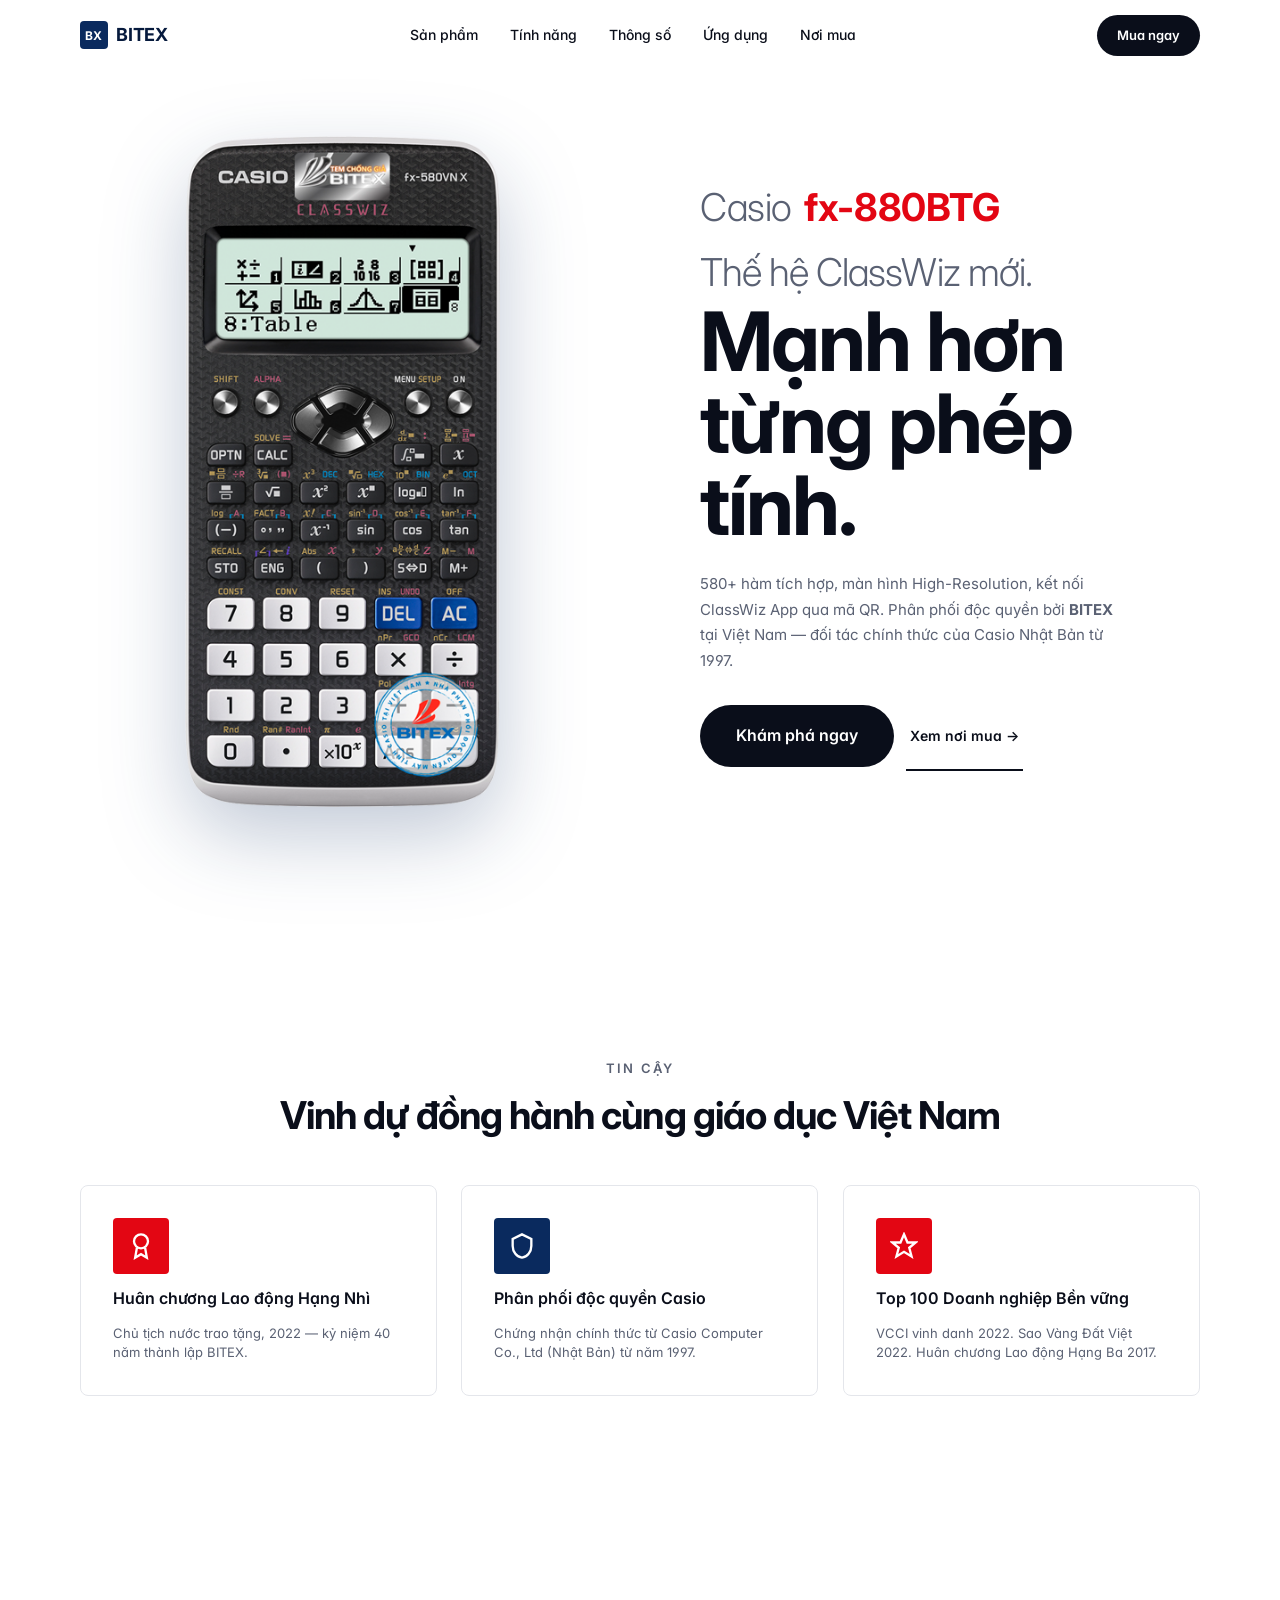
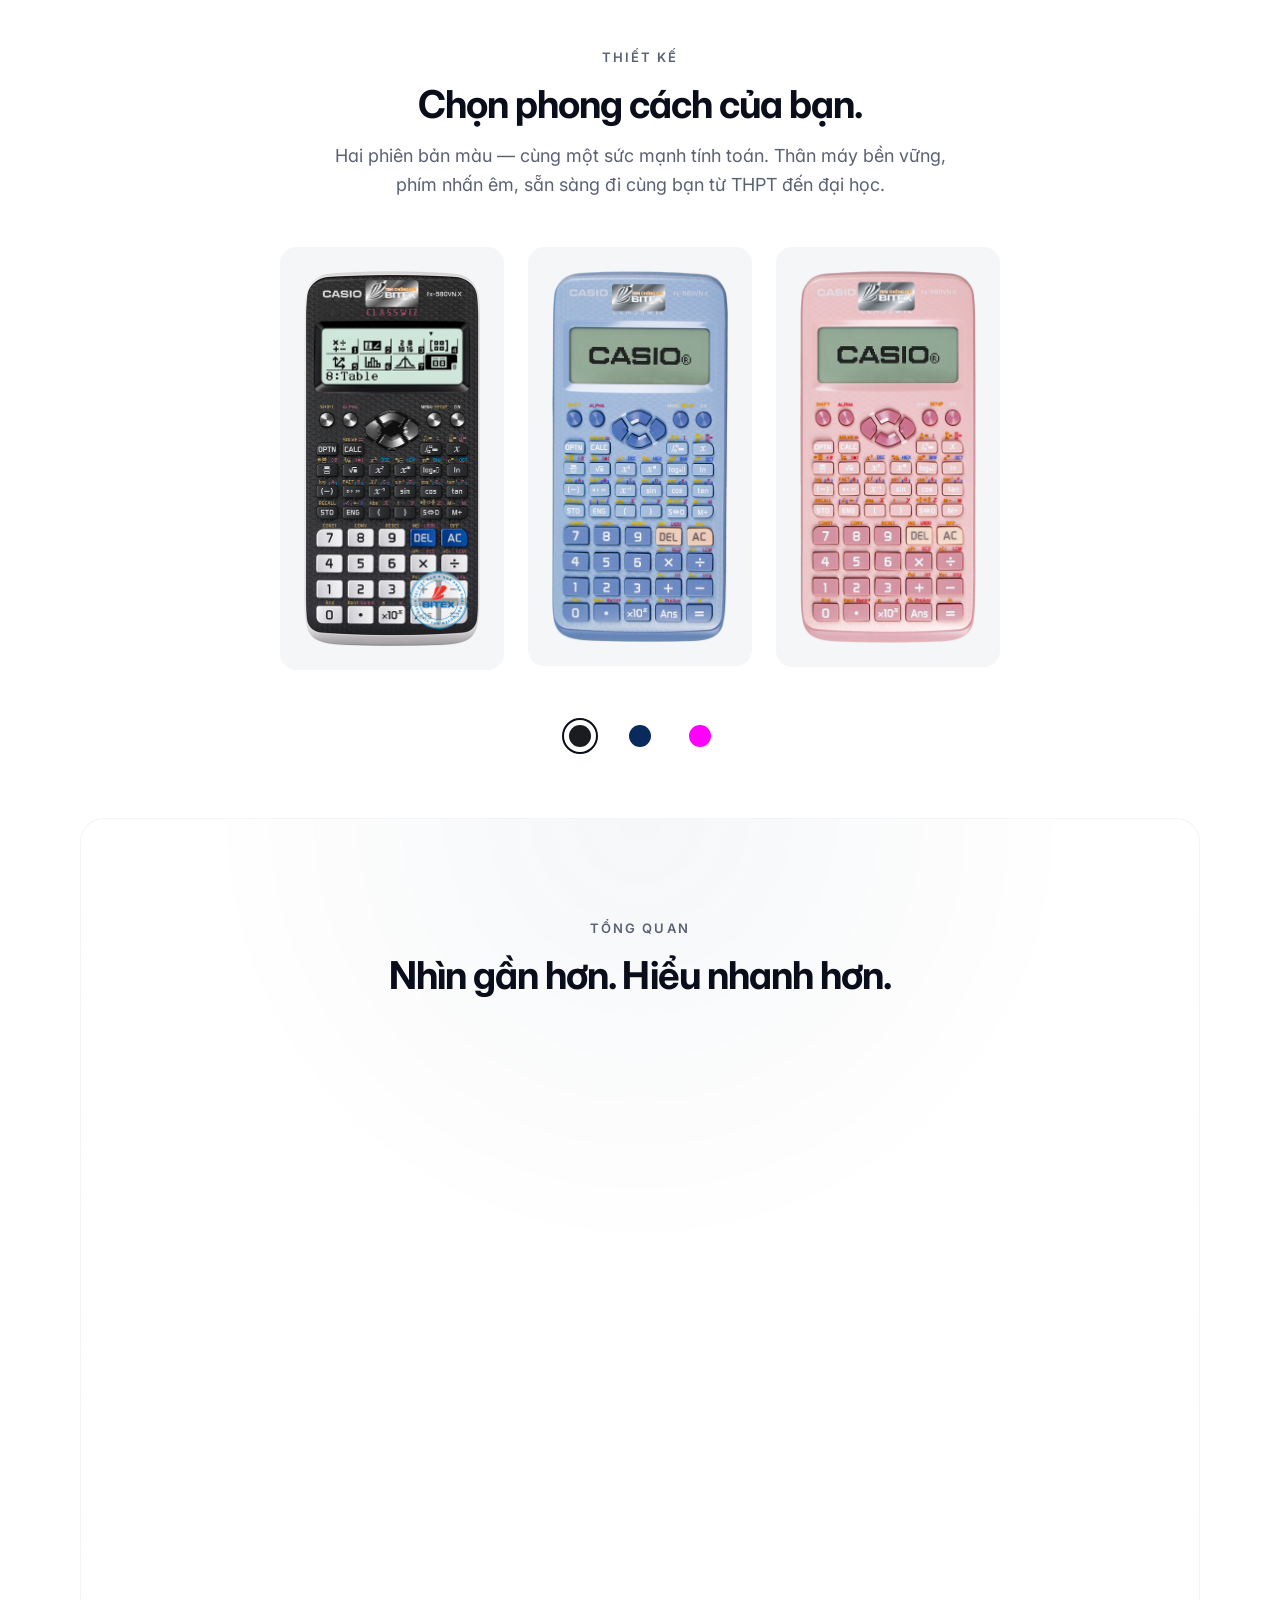
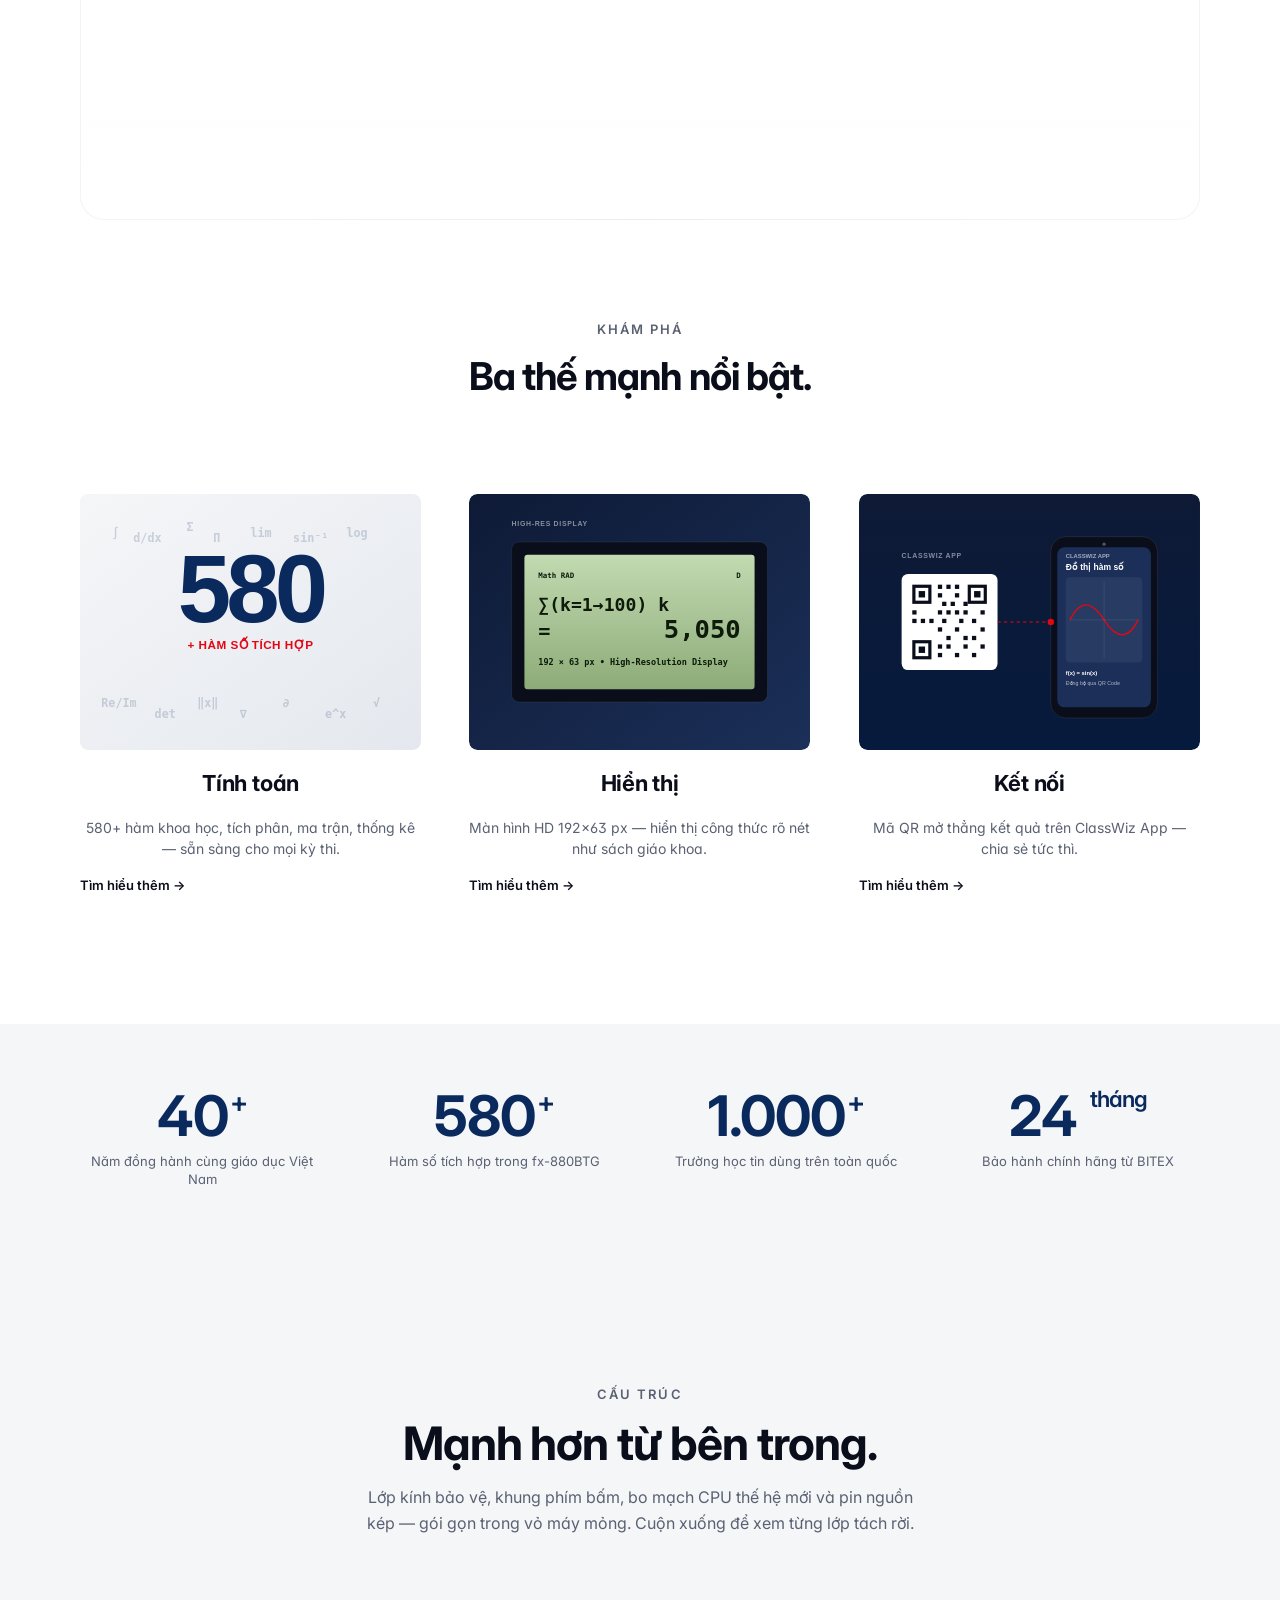
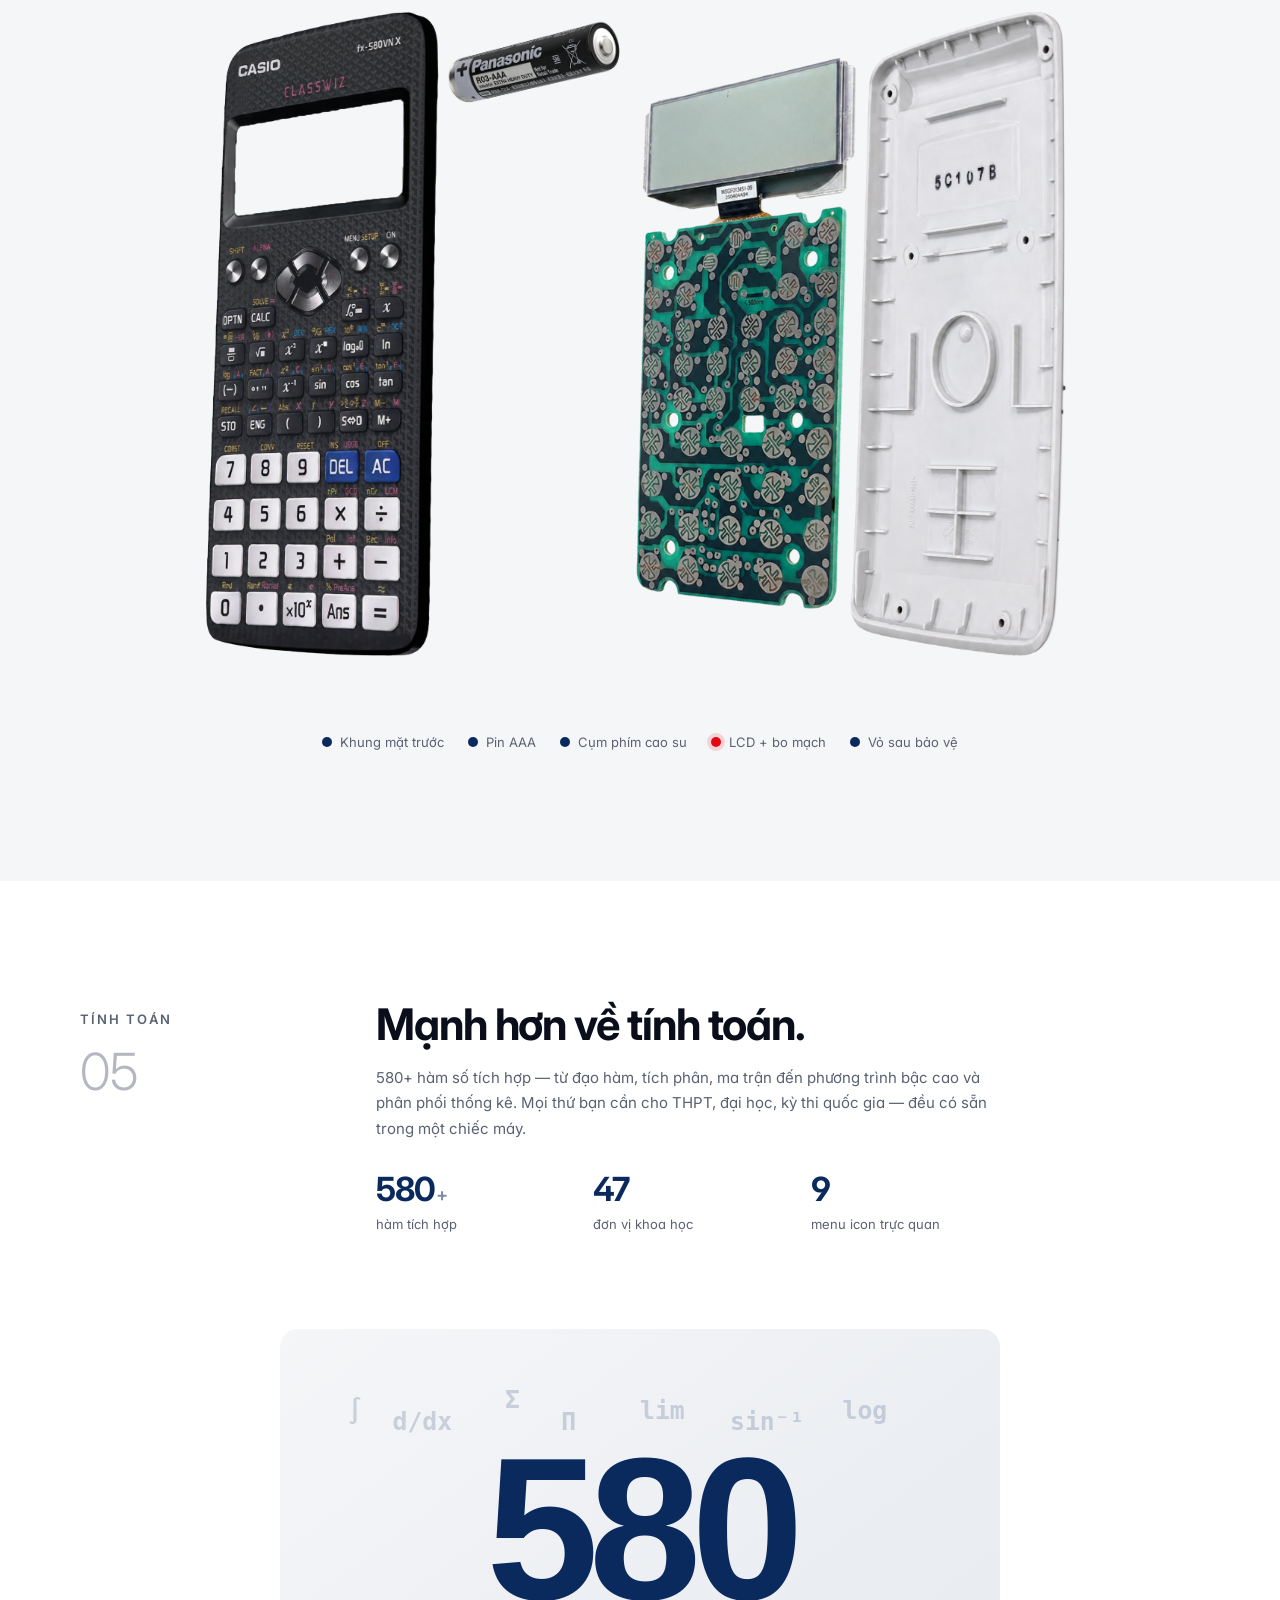
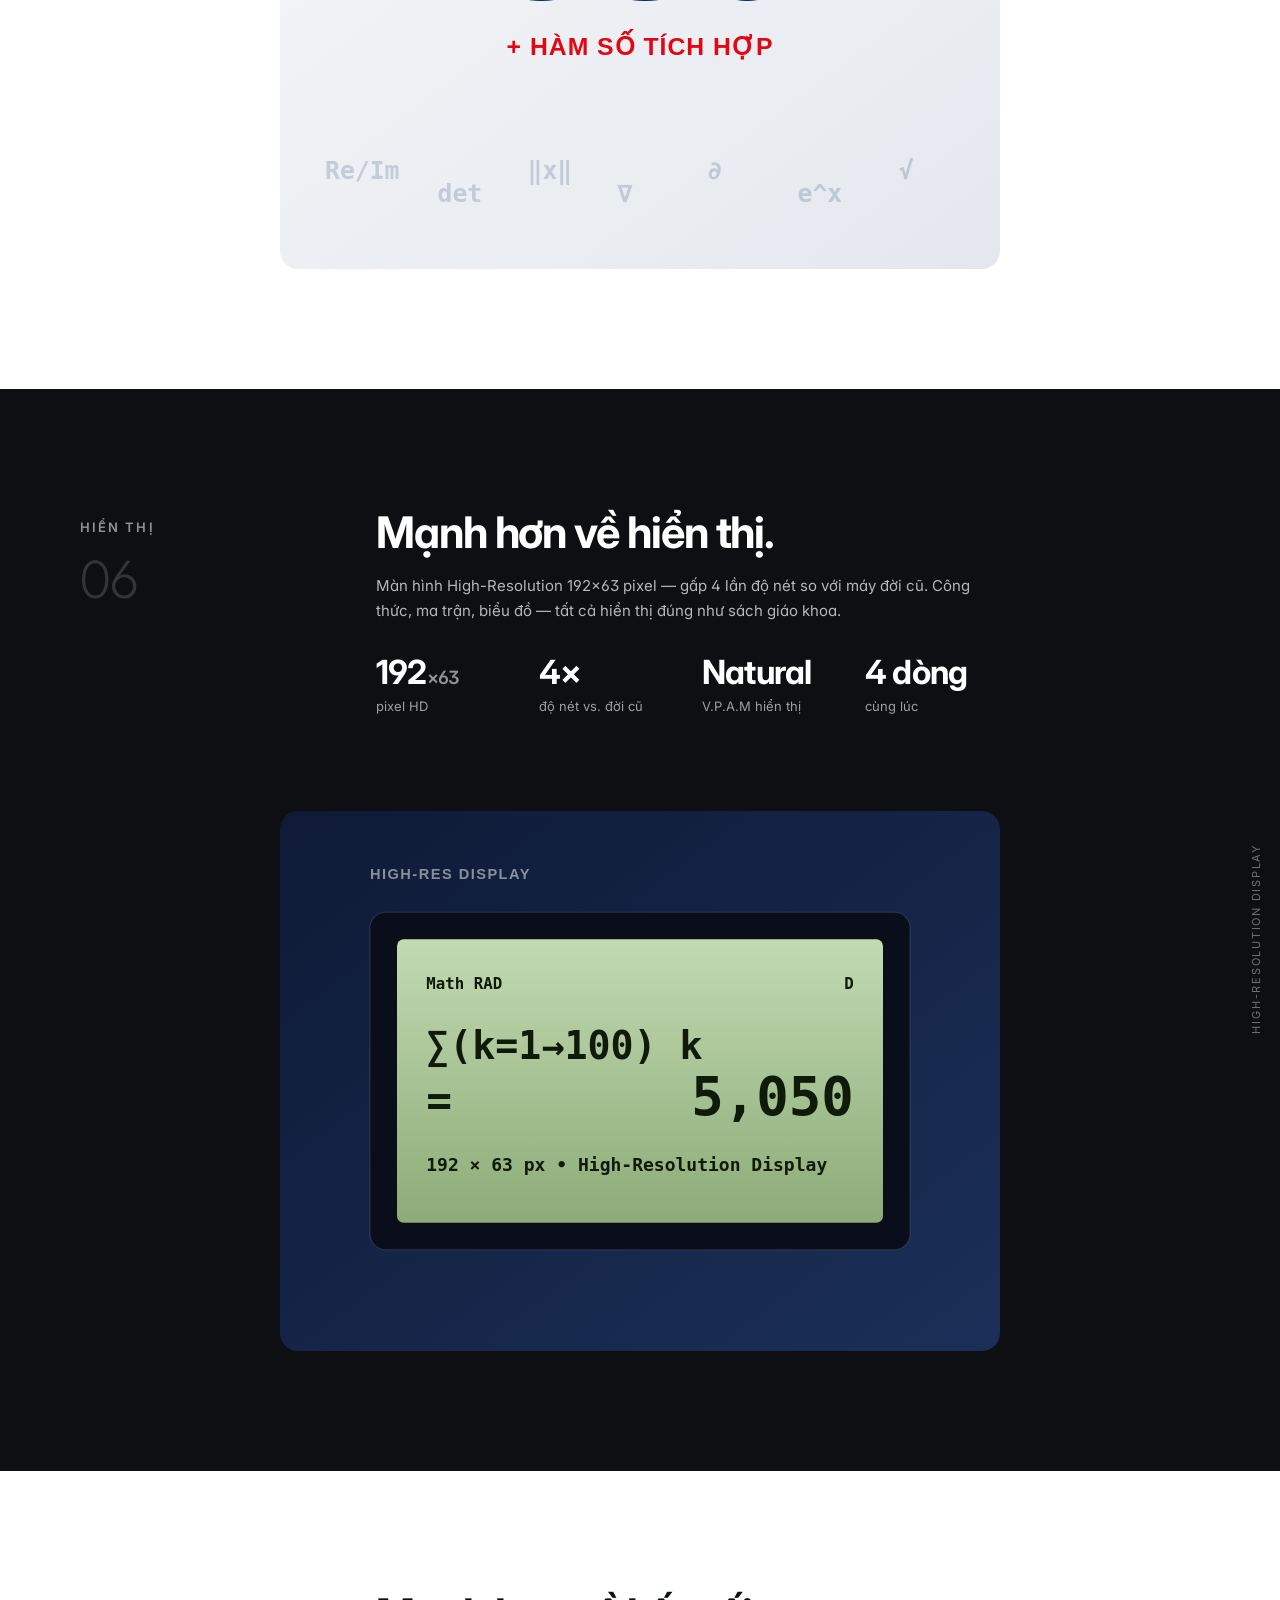
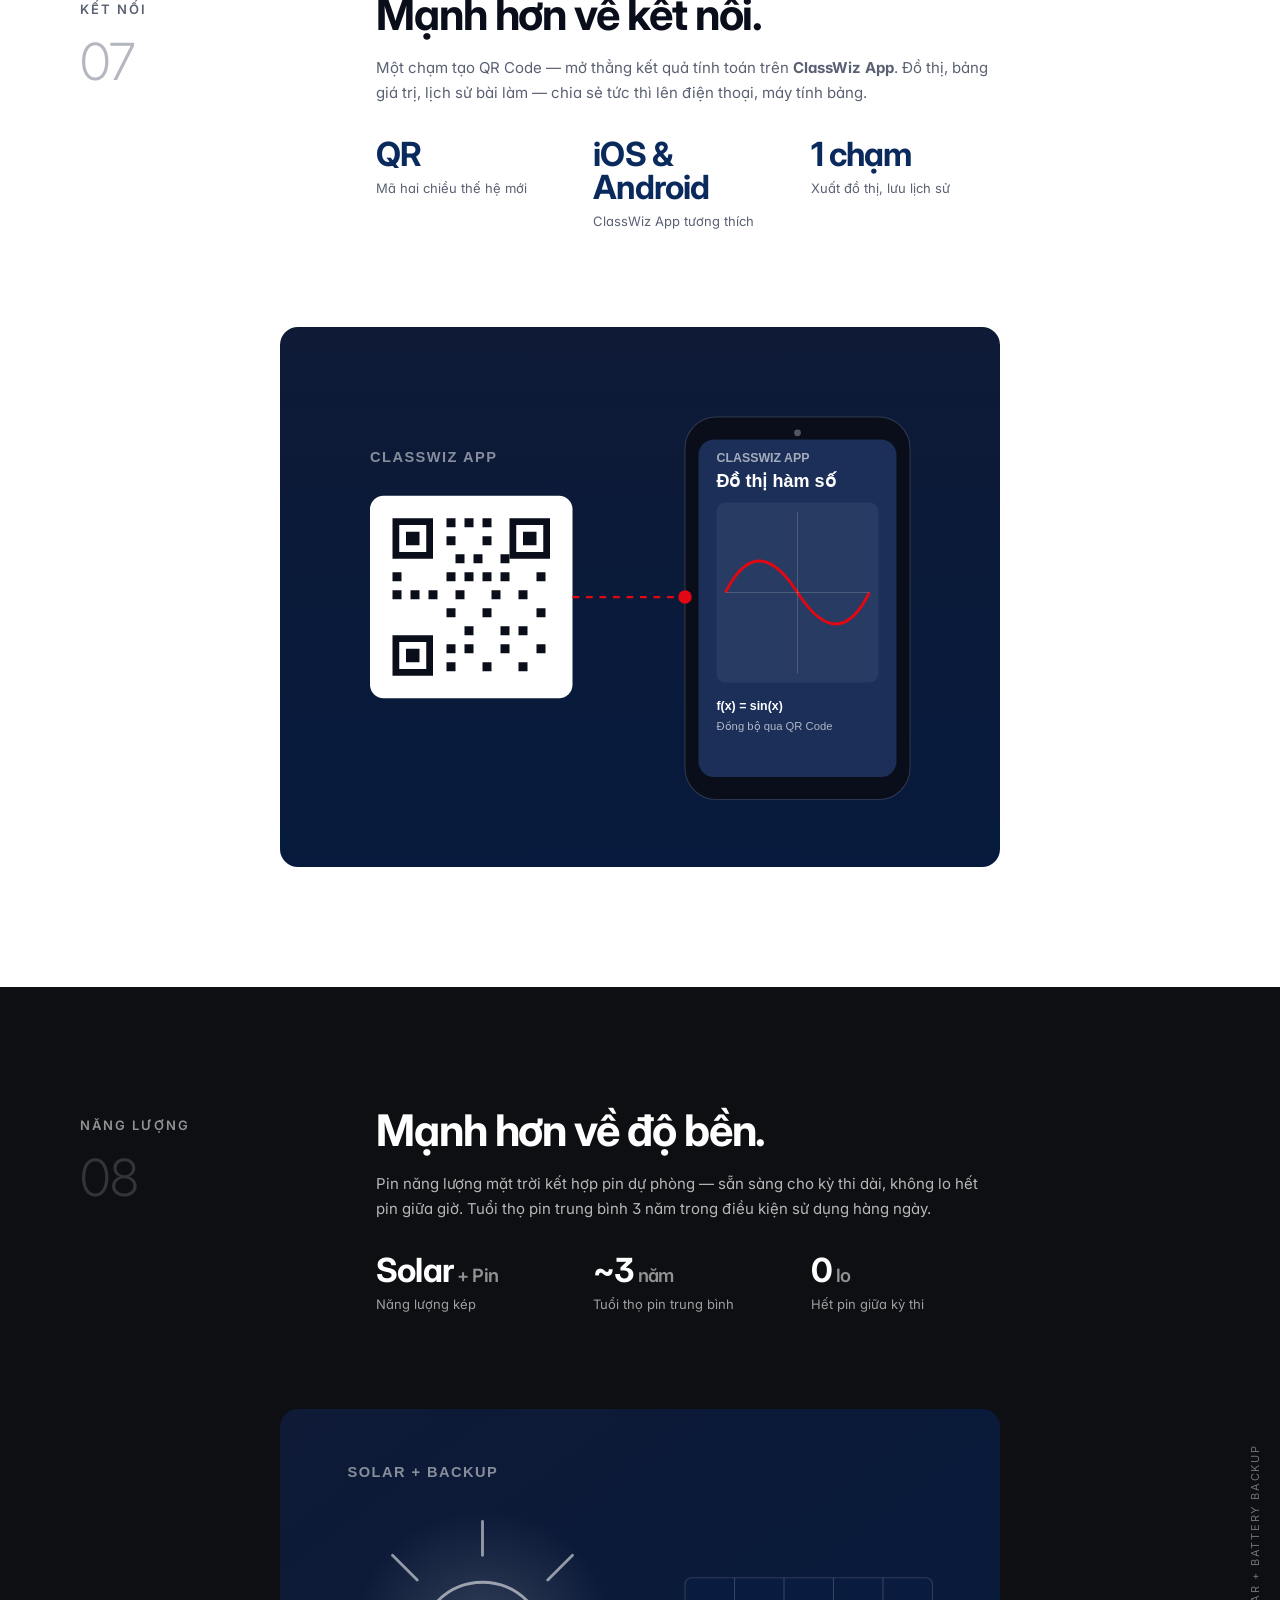
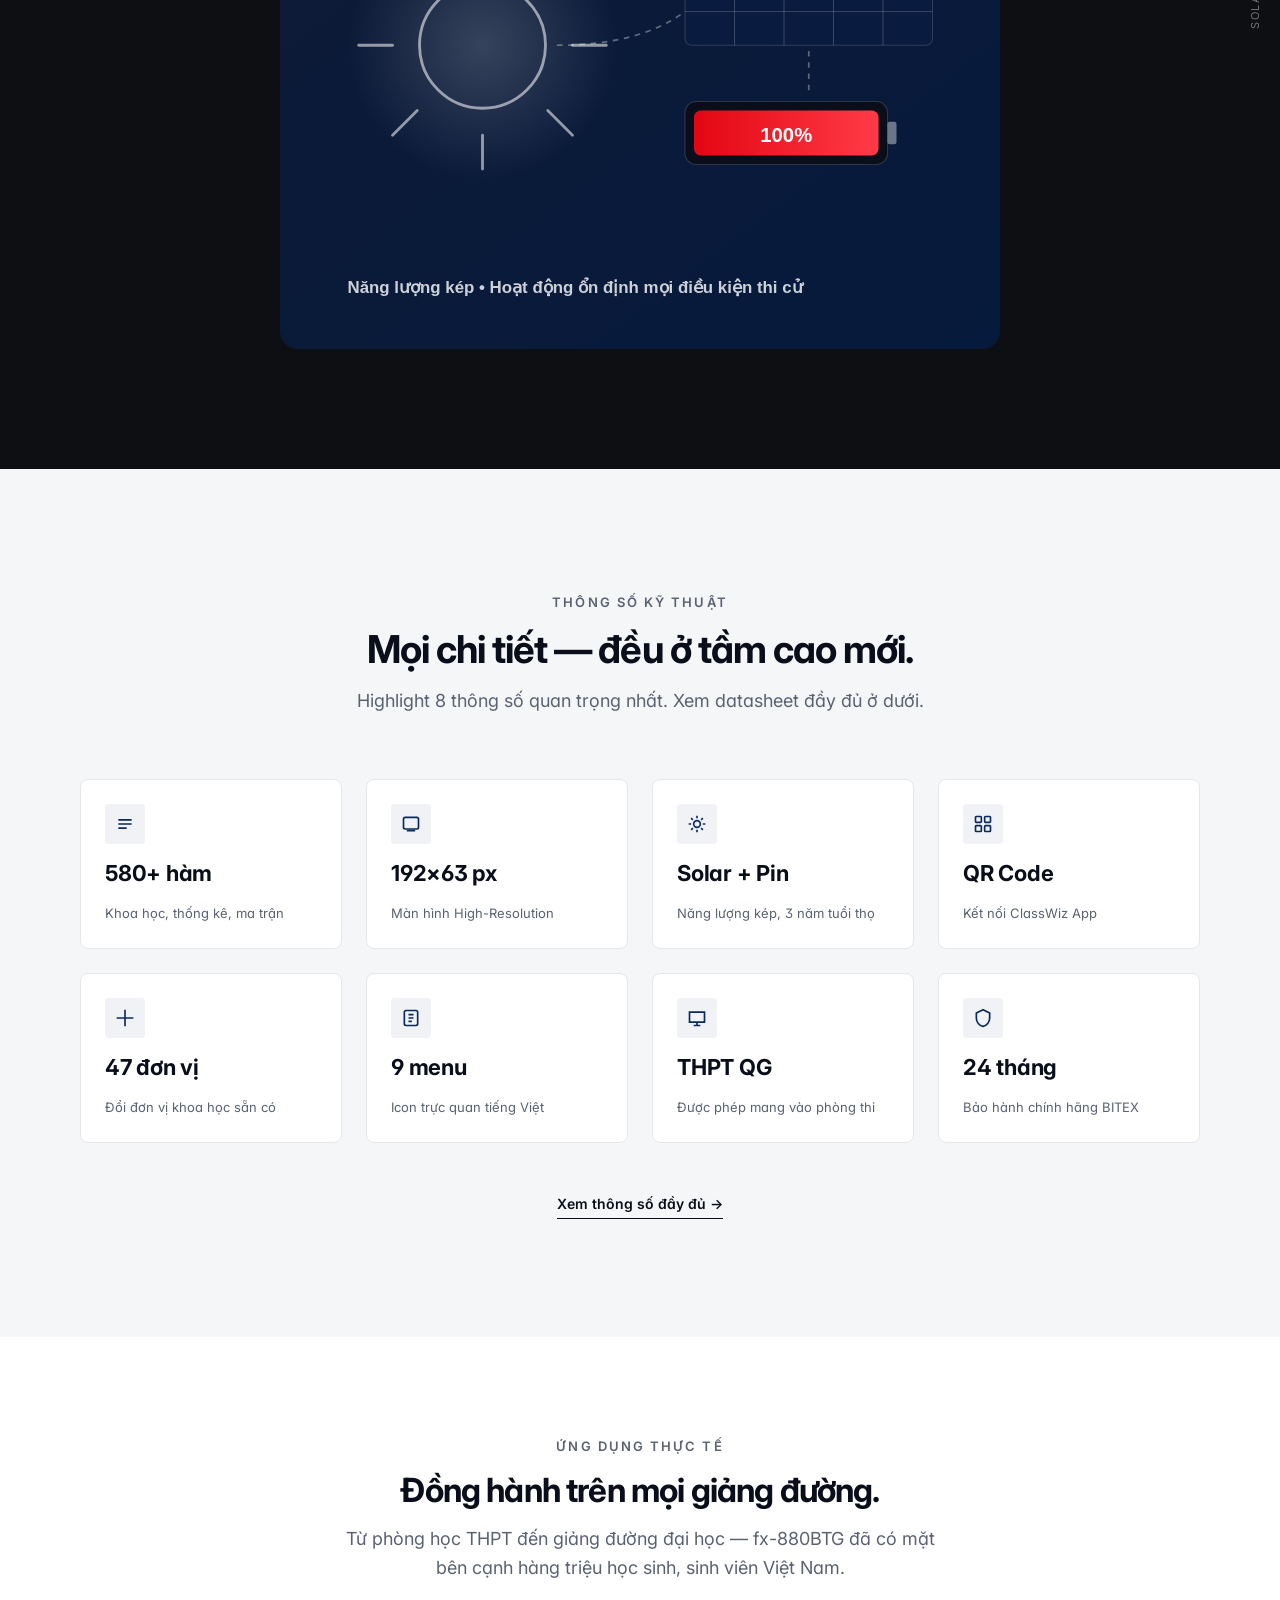
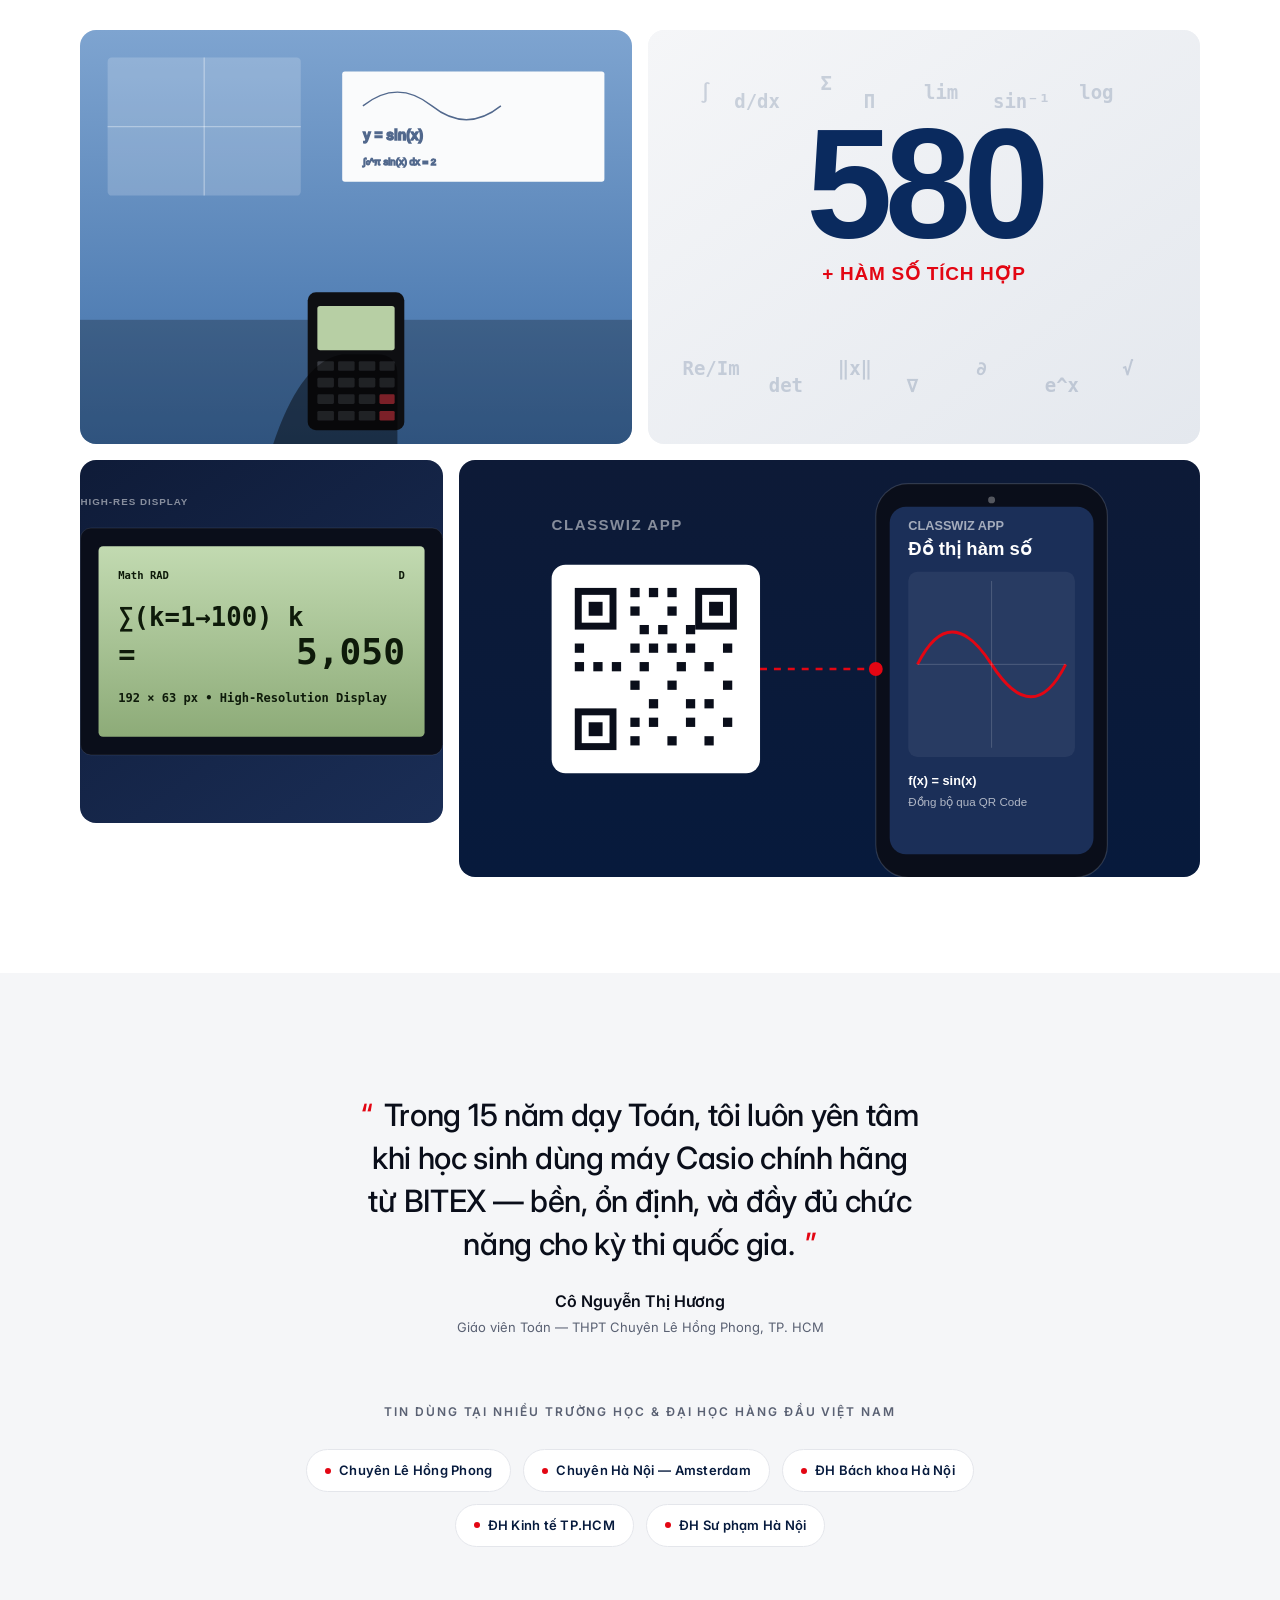
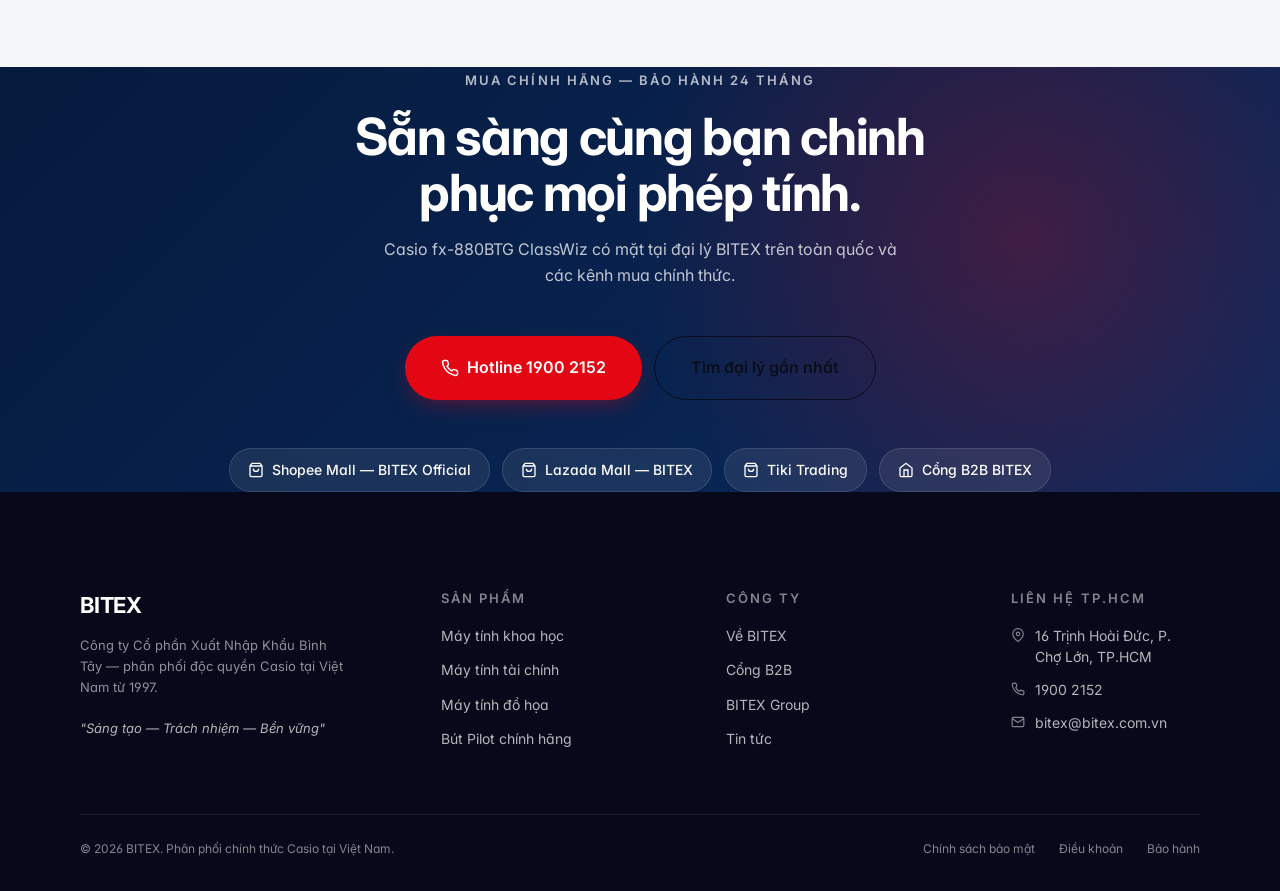
<file: index.html>
<!doctype html>
<html lang="vi">
<head>
  <meta charset="utf-8" />
  <meta name="viewport" content="width=device-width, initial-scale=1, viewport-fit=cover" />
  <meta name="theme-color" content="#0A2A5E" />
  <title>Casio fx-880BTG ClassWiz — Mạnh hơn từng phép tính | BITEX</title>
  <meta name="description" content="Casio fx-880BTG ClassWiz — máy tính khoa học thế hệ mới, 580+ hàm số, màn hình High-Resolution. Phân phối chính thức bởi BITEX, 40+ năm đồng hành cùng giáo dục Việt Nam." />

  <meta property="og:title" content="Casio fx-880BTG ClassWiz — Mạnh hơn từng phép tính" />
  <meta property="og:description" content="Máy tính khoa học thế hệ mới — 580+ hàm tích hợp, màn hình HD. Phân phối chính thức bởi BITEX." />
  <meta property="og:type" content="website" />
  <meta property="og:locale" content="vi_VN" />

  <link rel="preconnect" href="https://fonts.googleapis.com" />
  <link rel="preconnect" href="https://fonts.gstatic.com" crossorigin />
  <link rel="stylesheet" href="https://fonts.googleapis.com/css2?family=Inter:wght@300;400;500;600;700&family=Be+Vietnam+Pro:wght@400;500;600;700&display=swap" />

  <link rel="stylesheet" href="assets/css/reset.css" />
  <link rel="stylesheet" href="assets/css/tokens.css" />
  <link rel="stylesheet" href="assets/css/base.css" />
  <link rel="stylesheet" href="assets/css/components.css" />
  <link rel="stylesheet" href="assets/css/sections.css" />
</head>
<body>

  <!-- ====== NAV ====== -->
  <header class="nav" id="nav">
    <div class="container nav__inner">
      <a href="#" class="nav__brand" aria-label="BITEX — trang chủ">
        <span class="nav__brand-mark">BX</span>
        <span>BITEX</span>
      </a>

      <nav class="nav__menu" aria-label="Menu chính">
        <a class="nav__link" href="#showcase">Sản phẩm</a>
        <a class="nav__link" href="#features">Tính năng</a>
        <a class="nav__link" href="#specs">Thông số</a>
        <a class="nav__link" href="#usage">Ứng dụng</a>
        <a class="nav__link" href="#buy">Nơi mua</a>
      </nav>

      <div class="nav__actions">
        <a href="#buy" class="btn btn--dark btn--sm">Mua ngay</a>
        <button class="nav__hamburger" id="hamburger" aria-label="Mở menu" aria-expanded="false">
          <span></span>
        </button>
      </div>
    </div>
  </header>

  <aside class="nav-drawer" id="navDrawer" aria-hidden="true">
    <a class="nav-drawer__link" href="#showcase">Sản phẩm</a>
    <a class="nav-drawer__link" href="#features">Tính năng</a>
    <a class="nav-drawer__link" href="#specs">Thông số</a>
    <a class="nav-drawer__link" href="#usage">Ứng dụng</a>
    <a class="nav-drawer__link" href="#buy">Nơi mua</a>
    <div style="margin-top:32px; display:flex; gap:12px; flex-wrap:wrap;">
      <a href="#buy" class="btn btn--primary">Mua ngay</a>
      <a href="#features" class="btn btn--ghost">Khám phá</a>
    </div>
  </aside>

  <main>

    <!-- ====== 1. HERO ====== -->
    <section class="hero" id="hero" aria-label="Casio fx-880BTG ClassWiz">
      <div class="container">
        <div class="hero__grid">
          <div class="hero__media" data-reveal>
            <img class="hero__product" src="assets/img/product/fx-580vn_x_black.png" alt="Casio fx-880BTG ClassWiz màu Navy — máy tính khoa học cao cấp do BITEX phân phối chính thức." width="460" height="700" />
          </div>

          <div class="hero__copy">
            <p class="hero__product-name" data-reveal>
              <span>Casio</span>
              <strong>fx-880BTG</strong>
            </p>
            <p class="hero__sub" data-reveal data-reveal-delay="100">Thế hệ ClassWiz mới.</p>
            <h1 class="hero__title" data-reveal data-reveal-delay="200">Mạnh hơn từng phép tính.</h1>
            <p class="hero__desc" data-reveal data-reveal-delay="300">
              580+ hàm tích hợp, màn hình High-Resolution, kết nối ClassWiz App qua mã QR. Phân phối độc quyền bởi <strong>BITEX</strong> tại Việt Nam — đối tác chính thức của Casio Nhật Bản từ 1997.
            </p>
            <div class="hero__actions" data-reveal data-reveal-delay="400">
              <a href="#features" class="btn btn--dark btn--lg">Khám phá ngay</a>
              <a href="#buy" class="btn btn--link" style="padding:0 4px;">Xem nơi mua →</a>
            </div>
          </div>
        </div>
      </div>
    </section>

    <!-- ====== 2. AWARDS & REVIEWS ====== -->
    <section class="section awards" aria-label="Giải thưởng và chứng nhận">
      <div class="container">
        <header class="awards__head" data-reveal>
          <p class="eyebrow">Tin cậy</p>
          <h2 class="h-2" style="margin-top:12px;">Vinh dự đồng hành cùng giáo dục Việt Nam</h2>
        </header>

        <div class="awards__grid">
          <article class="award-card" data-reveal data-reveal-delay="100">
            <div class="award-card__visual award-card__visual--accent" aria-hidden="true">
              <svg width="28" height="28" viewBox="0 0 24 24" fill="none" stroke="currentColor" stroke-width="2"><circle cx="12" cy="8" r="6"/><path d="M8.5 13.5 7 22l5-3 5 3-1.5-8.5"/></svg>
            </div>
            <p class="award-card__title">Huân chương Lao động Hạng Nhì</p>
            <p class="award-card__desc">Chủ tịch nước trao tặng, 2022 — kỷ niệm 40 năm thành lập BITEX.</p>
          </article>

          <article class="award-card" data-reveal data-reveal-delay="200">
            <div class="award-card__visual award-card__visual--primary" aria-hidden="true">
              <svg width="28" height="28" viewBox="0 0 24 24" fill="none" stroke="currentColor" stroke-width="2"><path d="M12 2 4 6v6c0 5 3.5 9.5 8 10 4.5-.5 8-5 8-10V6z"/></svg>
            </div>
            <p class="award-card__title">Phân phối độc quyền Casio</p>
            <p class="award-card__desc">Chứng nhận chính thức từ Casio Computer Co., Ltd (Nhật Bản) từ năm 1997.</p>
          </article>

          <article class="award-card" data-reveal data-reveal-delay="300">
            <div class="award-card__visual award-card__visual--accent" aria-hidden="true">
              <svg width="28" height="28" viewBox="0 0 24 24" fill="none" stroke="currentColor" stroke-width="2"><polygon points="12 2 15 9 22 9 16.5 13.5 18.5 21 12 17 5.5 21 7.5 13.5 2 9 9 9"/></svg>
            </div>
            <p class="award-card__title">Top 100 Doanh nghiệp Bền vững</p>
            <p class="award-card__desc">VCCI vinh danh 2022. Sao Vàng Đất Việt 2022. Huân chương Lao động Hạng Ba 2017.</p>
          </article>
        </div>
      </div>
    </section>

    <!-- ====== 3. PRODUCT SHOWCASE (color variants) ====== -->
    <section class="showcase" id="showcase" aria-label="Tổng quan sản phẩm">
      <div class="container">
        <header class="showcase__head" data-reveal>
          <p class="eyebrow">Thiết kế</p>
          <h2 class="h-2">Chọn phong cách của bạn.</h2>
          <p class="lead">Hai phiên bản màu — cùng một sức mạnh tính toán. Thân máy bền vững, phím nhấn êm, sẵn sàng đi cùng bạn từ THPT đến đại học.</p>
        </header>

        <div class="showcase__stage" data-reveal>
          <div class="showcase__product">
            <img src="assets/img/product/fx-580vn_x_black.png" alt="Casio fx-880BTG ClassWiz màu đen" width="200" height="280" />
          </div>
          <div class="showcase__product">
            <img src="assets/img/product/fx-580vn_x_blue.png" alt="Casio fx-880BTG ClassWiz màu navy" width="200" height="280" />
          </div>
          <div class="showcase__product">
            <img src="assets/img/product/fx-580vn_x_pink.png" alt="Casio fx-880BTG ClassWiz màu hồng" width="200" height="280" />
          </div>
        </div>

        <div class="showcase__controls" data-reveal data-reveal-delay="100" role="group" aria-label="Chọn màu sản phẩm">
          <button class="color-dot is-active" aria-label="Đen" data-color="black">
            <span class="color-dot__inner" style="background:#1A1C20;"></span>
          </button>
          <button class="color-dot" aria-label="Navy" data-color="navy">
            <span class="color-dot__inner" style="background:#0A2A5E;"></span>
          </button>
          <button class="color-dot" aria-label="Bạc" data-color="silver">
            <span class="color-dot__inner" style="background:#ff00ff;"></span>
          </button>
        </div>

        <section class="showcase__overview" aria-labelledby="showcase-overview-title">
          <div class="showcase__overview-head">
            <p class="eyebrow" data-reveal>Tổng quan</p>
            <h2 class="h-2" id="showcase-overview-title" data-reveal data-reveal-delay="100">Nhìn gần hơn. Hiểu nhanh hơn.</h2>
            <!-- <p class="lead" data-reveal data-reveal-delay="200">
              Bốn chi tiết quan trọng trên fx-880BTG quyết định trải nghiệm học tập hằng ngày, từ màn hình, bàn phím đến kết nối và nguồn năng lượng.
            </p> -->
          </div>

          <div class="showcase-overview">
            <div class="showcase-overview__rail showcase-overview__rail--left">
              <article class="showcase-overview__card" data-reveal data-reveal-delay="100">
                <p class="showcase-overview__kicker">Hiển thị</p>
                <h3 class="showcase-overview__title">High-Resolution 192×63 px</h3>
                <p class="showcase-overview__desc">Công thức, phân số và ma trận hiện rõ như trong sách giáo khoa.</p>
                <a class="showcase-overview__link" href="#feat-display">Xem phần hiển thị →</a>
              </article>

              <article class="showcase-overview__card" data-reveal data-reveal-delay="200">
                <p class="showcase-overview__kicker">Năng lượng</p>
                <h3 class="showcase-overview__title">Solar + pin dự phòng</h3>
                <p class="showcase-overview__desc">Nguồn kép ổn định cho lịch học dài, ôn thi và sử dụng cường độ cao.</p>
                <a class="showcase-overview__link" href="#feat-solar">Xem phần độ bền →</a>
              </article>
            </div>

            <div class="showcase-overview__product-wrap" data-reveal data-reveal-delay="300">
              <img
                class="showcase-overview__product-image"
                src="assets/img/product/fx-580vn_x_black.png"
                alt="Cận cảnh Casio fx-880BTG ClassWiz với các điểm nổi bật về màn hình, phím bấm, kết nối QR và nguồn năng lượng kép."
                width="320"
                height="448"
              />
            </div>

            <div class="showcase-overview__rail showcase-overview__rail--right">
              <article class="showcase-overview__card" data-reveal data-reveal-delay="400">
                <p class="showcase-overview__kicker">Tính toán</p>
                <h3 class="showcase-overview__title">Cụm phím khoa học trực quan</h3>
                <p class="showcase-overview__desc">Bố cục quen thuộc, menu icon rõ ràng và sẵn sàng cho 580+ hàm tích hợp.</p>
                <a class="showcase-overview__link" href="#feat-functions">Xem phần tính toán →</a>
              </article>

              <article class="showcase-overview__card" data-reveal data-reveal-delay="500">
                <p class="showcase-overview__kicker">Kết nối</p>
                <h3 class="showcase-overview__title">QR mở thẳng ClassWiz App</h3>
                <p class="showcase-overview__desc">Chia sẻ kết quả, đồ thị và lịch sử bài làm chỉ sau một lần quét.</p>
                <a class="showcase-overview__link" href="#feat-app">Xem phần kết nối →</a>
              </article>
            </div>
          </div>
        </section>

        <header class="showcase__features-head" data-reveal>
          <p class="eyebrow">Khám phá</p>
          <h2 class="h-2" style="margin-top:12px;">Ba thế mạnh nổi bật.</h2>
        </header>

        <div class="showcase__features">
          <a href="#feat-functions" class="feat-card" data-reveal data-reveal-delay="100">
            <div class="feat-card__media">
              <img src="assets/img/hero/feat-functions.svg" alt="580 hàm tích hợp" />
            </div>
            <h3 class="feat-card__title">Tính toán</h3>
            <p class="feat-card__desc">580+ hàm khoa học, tích phân, ma trận, thống kê — sẵn sàng cho mọi kỳ thi.</p>
            <span class="feat-card__cta">Tìm hiểu thêm →</span>
          </a>
          <a href="#feat-display" class="feat-card" data-reveal data-reveal-delay="200">
            <div class="feat-card__media">
              <img src="assets/img/hero/feat-display.svg" alt="Màn hình High-Resolution" />
            </div>
            <h3 class="feat-card__title">Hiển thị</h3>
            <p class="feat-card__desc">Màn hình HD 192×63 px — hiển thị công thức rõ nét như sách giáo khoa.</p>
            <span class="feat-card__cta">Tìm hiểu thêm →</span>
          </a>
          <a href="#feat-app" class="feat-card" data-reveal data-reveal-delay="300">
            <div class="feat-card__media">
              <img src="assets/img/hero/feat-app.svg" alt="Kết nối ClassWiz App" />
            </div>
            <h3 class="feat-card__title">Kết nối</h3>
            <p class="feat-card__desc">Mã QR mở thẳng kết quả trên ClassWiz App — chia sẻ tức thì.</p>
            <span class="feat-card__cta">Tìm hiểu thêm →</span>
          </a>
        </div>
      </div>
    </section>

    <!-- ====== 4. USP STRIP ====== -->
    <section class="usp-strip" aria-label="Con số nổi bật">
      <div class="container">
        <div class="usp-strip__grid">
          <div class="usp-item" data-reveal>
            <p class="usp-item__value"><span data-count="40">0</span><span class="usp-item__suffix">+</span></p>
            <p class="usp-item__label">Năm đồng hành cùng giáo dục Việt Nam</p>
          </div>
          <div class="usp-item" data-reveal data-reveal-delay="100">
            <p class="usp-item__value"><span data-count="580">0</span><span class="usp-item__suffix">+</span></p>
            <p class="usp-item__label">Hàm số tích hợp trong fx-880BTG</p>
          </div>
          <div class="usp-item" data-reveal data-reveal-delay="200">
            <p class="usp-item__value"><span data-count="1000">0</span><span class="usp-item__suffix">+</span></p>
            <p class="usp-item__label">Trường học tin dùng trên toàn quốc</p>
          </div>
          <div class="usp-item" data-reveal data-reveal-delay="300">
            <p class="usp-item__value"><span data-count="24">0</span> <span class="usp-item__suffix" style="font-size:0.4em;">tháng</span></p>
            <p class="usp-item__label">Bảo hành chính hãng từ BITEX</p>
          </div>
        </div>
      </div>
    </section>

    <!-- ====== 4.5. ANATOMY — Exploded view (reverse-assemble) ====== -->
    <section class="calc-explosion" id="anatomy" aria-label="Cấu tạo bên trong">
      <div class="container">
        <header class="calc-explosion__head">
          <p class="eyebrow" data-reveal>Cấu trúc</p>
          <h2 class="calc-explosion__title" data-reveal data-reveal-delay="100">Mạnh hơn từ bên trong.</h2>
          <p class="calc-explosion__lead" data-reveal data-reveal-delay="200">
            Lớp kính bảo vệ, khung phím bấm, bo mạch CPU thế hệ mới và pin nguồn kép — gói gọn trong vỏ máy mỏng. Cuộn xuống để xem từng lớp tách rời.
          </p>
        </header>

        <div class="calc-explosion__stage-shell" data-reveal data-reveal-delay="100">
          <div class="calc-explosion__stage" data-explosion>
            <img
              class="calc-explosion__layer cal-0"
              src="assets/img/product/580/rota_2/Front_Front_noGlass_rota.png"
              data-part="front-frame"
              tabindex="0"
              alt="Khung mặt trước không kính của Casio fx-880BTG"
              loading="lazy"
              decoding="async"
            />
            <img
              class="calc-explosion__layer cal-1"
              src="assets/img/product/580/rota_2/Rubber_Key_Mat_Front_rota.png"
              data-part="keypad"
              tabindex="0"
              alt="Tấm cao su phím bấm của Casio fx-880BTG"
              loading="lazy"
              decoding="async"
            />
            <img
              class="calc-explosion__layer cal-1 cal-battery"
              src="assets/img/product/580/rota_2/AAA_Battery_rota.png"
              data-part="battery"
              tabindex="0"
              alt="Pin của Casio fx-880BTG"
              loading="lazy"
              decoding="async"
            />
            <img
              class="calc-explosion__layer cal-2"
              src="assets/img/product/580/rota_2/LCD_And_Keypad_PCB_Rota.png"
              data-part="lcd-pcb"
              tabindex="0"
              alt="Module LCD và bo mạch PCB của Casio fx-880BTG"
              loading="lazy"
              decoding="async"
            />
            <img
              class="calc-explosion__layer cal-3"
              src="assets/img/product/580/rota_2/Back_Cover_Inner_rota.png"
              data-part="back-cover"
              tabindex="0"
              alt="Vỏ sau bên trong của Casio fx-880BTG"
              loading="lazy"
              decoding="async"
            />
            <img
              class="calc-explosion__layer cal-ori"
              src="assets/img/product/580/rota_2/Front_Assembly_fix_aa.png"
              alt="Casio fx-880BTG ClassWiz hoàn chỉnh ở góc nhìn nghiêng"
              decoding="async"
            />
          </div>
        </div>

        <ul class="calc-explosion__legend" aria-label="Chú thích linh kiện" data-reveal data-reveal-delay="300">
          <li><span class="legend-dot legend-dot--0" data-part-link="front-frame"></span>Khung mặt trước</li>
          <li><span class="legend-dot legend-dot--pin" data-part-link="battery"></span>Pin AAA</li>
          <li><span class="legend-dot legend-dot--1" data-part-link="keypad"></span>Cụm phím cao su</li>
          <li><span class="legend-dot legend-dot--2" data-part-link="lcd-pcb"></span>LCD + bo mạch</li>
          <li><span class="legend-dot legend-dot--3" data-part-link="back-cover"></span>Vỏ sau bảo vệ</li>
        </ul>
      </div>
    </section>

    <!-- ====== 5. FEATURE BLOCKS (zig-zag, ASUS-style "Big on X") ====== -->
    <section class="section" id="features" aria-label="Tính năng nổi bật">
      <div class="container">

        <!-- Feature 1 — Tính toán -->
        <div class="feature-block" id="feat-functions">
          <div class="feature-block__grid">
            <div class="feature-block__meta" data-reveal>
              <span class="eyebrow">Tính toán</span>
              <span class="section-number">05</span>
            </div>
            <div class="feature-block__copy" data-reveal data-reveal-delay="100">
              <h2 class="feature-block__title">Mạnh hơn về tính toán.</h2>
              <p class="feature-block__desc">
                580+ hàm số tích hợp — từ đạo hàm, tích phân, ma trận đến phương trình bậc cao và phân phối thống kê. Mọi thứ bạn cần cho THPT, đại học, kỳ thi quốc gia — đều có sẵn trong một chiếc máy.
              </p>
              <div class="feature-stats feature-stats--3">
                <div>
                  <p class="feature-stat__value">580<span class="feature-stat__value-sub">+</span></p>
                  <p class="feature-stat__label">hàm tích hợp</p>
                </div>
                <div>
                  <p class="feature-stat__value">47</p>
                  <p class="feature-stat__label">đơn vị khoa học</p>
                </div>
                <div>
                  <p class="feature-stat__value">9</p>
                  <p class="feature-stat__label">menu icon trực quan</p>
                </div>
              </div>
            </div>
          </div>
          <div class="feature-block__visual feature-block__visual--full" data-reveal data-reveal-delay="200">
            <img src="assets/img/hero/feat-functions.svg" alt="Bảng 580 hàm số tích hợp" />
          </div>
        </div>

      </div>
    </section>

    <!-- Feature 2 — Hiển thị (dark) -->
    <section class="section section--dark" id="feat-display" aria-label="Màn hình High-Resolution">
      <span class="side-label" aria-hidden="true">High-Resolution Display</span>
      <div class="container">
        <div class="feature-block">
          <div class="feature-block__grid">
            <div class="feature-block__meta" data-reveal>
              <span class="eyebrow">Hiển thị</span>
              <span class="section-number">06</span>
            </div>
            <div class="feature-block__copy" data-reveal data-reveal-delay="100">
              <h2 class="feature-block__title">Mạnh hơn về hiển thị.</h2>
              <p class="feature-block__desc">
                Màn hình High-Resolution 192×63 pixel — gấp 4 lần độ nét so với máy đời cũ. Công thức, ma trận, biểu đồ — tất cả hiển thị đúng như sách giáo khoa.
              </p>
              <div class="feature-stats">
                <div>
                  <p class="feature-stat__value">192<span class="feature-stat__value-sub">×63</span></p>
                  <p class="feature-stat__label">pixel HD</p>
                </div>
                <div>
                  <p class="feature-stat__value">4×</p>
                  <p class="feature-stat__label">độ nét vs. đời cũ</p>
                </div>
                <div>
                  <p class="feature-stat__value">Natural</p>
                  <p class="feature-stat__label">V.P.A.M hiển thị</p>
                </div>
                <div>
                  <p class="feature-stat__value">4 dòng</p>
                  <p class="feature-stat__label">cùng lúc</p>
                </div>
              </div>
            </div>
          </div>
          <div class="feature-block__visual feature-block__visual--full" data-reveal data-reveal-delay="200">
            <img src="assets/img/hero/feat-display.svg" alt="Màn hình HD ClassWiz hiển thị công thức tích phân" />
          </div>
        </div>
      </div>
    </section>

    <!-- Feature 3 — Kết nối (light) -->
    <section class="section" id="feat-app" aria-label="Kết nối ClassWiz App qua QR">
      <div class="container">
        <div class="feature-block">
          <div class="feature-block__grid">
            <div class="feature-block__meta" data-reveal>
              <span class="eyebrow">Kết nối</span>
              <span class="section-number">07</span>
            </div>
            <div class="feature-block__copy" data-reveal data-reveal-delay="100">
              <h2 class="feature-block__title">Mạnh hơn về kết nối.</h2>
              <p class="feature-block__desc">
                Một chạm tạo QR Code — mở thẳng kết quả tính toán trên <strong>ClassWiz App</strong>. Đồ thị, bảng giá trị, lịch sử bài làm — chia sẻ tức thì lên điện thoại, máy tính bảng.
              </p>
              <div class="feature-stats feature-stats--3">
                <div>
                  <p class="feature-stat__value">QR</p>
                  <p class="feature-stat__label">Mã hai chiều thế hệ mới</p>
                </div>
                <div>
                  <p class="feature-stat__value">iOS &amp; Android</p>
                  <p class="feature-stat__label">ClassWiz App tương thích</p>
                </div>
                <div>
                  <p class="feature-stat__value">1 chạm</p>
                  <p class="feature-stat__label">Xuất đồ thị, lưu lịch sử</p>
                </div>
              </div>
            </div>
          </div>
          <div class="feature-block__visual feature-block__visual--full" data-reveal data-reveal-delay="200">
            <img src="assets/img/hero/feat-app.svg" alt="QR Code kết nối ClassWiz App" />
          </div>
        </div>
      </div>
    </section>

    <!-- Feature 4 — Năng lượng (dark) -->
    <section class="section section--dark" id="feat-solar" aria-label="Pin năng lượng mặt trời">
      <span class="side-label" aria-hidden="true">Solar + Battery Backup</span>
      <div class="container">
        <div class="feature-block">
          <div class="feature-block__grid">
            <div class="feature-block__meta" data-reveal>
              <span class="eyebrow">Năng lượng</span>
              <span class="section-number">08</span>
            </div>
            <div class="feature-block__copy" data-reveal data-reveal-delay="100">
              <h2 class="feature-block__title">Mạnh hơn về độ bền.</h2>
              <p class="feature-block__desc">
                Pin năng lượng mặt trời kết hợp pin dự phòng — sẵn sàng cho kỳ thi dài, không lo hết pin giữa giờ. Tuổi thọ pin trung bình 3 năm trong điều kiện sử dụng hàng ngày.
              </p>
              <div class="feature-stats feature-stats--3">
                <div>
                  <p class="feature-stat__value">Solar<span class="feature-stat__value-sub"> + Pin</span></p>
                  <p class="feature-stat__label">Năng lượng kép</p>
                </div>
                <div>
                  <p class="feature-stat__value">~3<span class="feature-stat__value-sub"> năm</span></p>
                  <p class="feature-stat__label">Tuổi thọ pin trung bình</p>
                </div>
                <div>
                  <p class="feature-stat__value">0<span class="feature-stat__value-sub"> lo</span></p>
                  <p class="feature-stat__label">Hết pin giữa kỳ thi</p>
                </div>
              </div>
            </div>
          </div>
          <div class="feature-block__visual feature-block__visual--full" data-reveal data-reveal-delay="200">
            <img src="assets/img/hero/feat-solar.svg" alt="Pin năng lượng mặt trời" />
          </div>
        </div>
      </div>
    </section>

    <!-- ====== 6. SPECS GRID ====== -->
    <section class="section specs" id="specs" aria-label="Thông số kỹ thuật">
      <div class="container">
        <header class="specs__head" data-reveal>
          <p class="eyebrow">Thông số kỹ thuật</p>
          <h2 class="h-2" style="margin-top:12px;">Mọi chi tiết — đều ở tầm cao mới.</h2>
          <p class="lead" style="margin:16px auto 0;">Highlight 8 thông số quan trọng nhất. Xem datasheet đầy đủ ở dưới.</p>
        </header>

        <div class="specs__grid">
          <div class="spec-card" data-reveal>
            <div class="spec-card__icon"><svg width="20" height="20" viewBox="0 0 24 24" fill="none" stroke="currentColor" stroke-width="2"><path d="M4 7h16M4 12h16M4 17h10"/></svg></div>
            <p class="spec-card__value">580+ hàm</p>
            <p class="spec-card__label">Khoa học, thống kê, ma trận</p>
          </div>
          <div class="spec-card" data-reveal data-reveal-delay="100">
            <div class="spec-card__icon"><svg width="20" height="20" viewBox="0 0 24 24" fill="none" stroke="currentColor" stroke-width="2"><rect x="3" y="4" width="18" height="14" rx="2"/><path d="M7 20h10"/></svg></div>
            <p class="spec-card__value">192×63 px</p>
            <p class="spec-card__label">Màn hình High-Resolution</p>
          </div>
          <div class="spec-card" data-reveal data-reveal-delay="200">
            <div class="spec-card__icon"><svg width="20" height="20" viewBox="0 0 24 24" fill="none" stroke="currentColor" stroke-width="2"><circle cx="12" cy="12" r="4"/><path d="M12 2v3M12 19v3M2 12h3M19 12h3M5 5l2 2M17 17l2 2M19 5l-2 2M7 17l-2 2"/></svg></div>
            <p class="spec-card__value">Solar + Pin</p>
            <p class="spec-card__label">Năng lượng kép, 3 năm tuổi thọ</p>
          </div>
          <div class="spec-card" data-reveal data-reveal-delay="300">
            <div class="spec-card__icon"><svg width="20" height="20" viewBox="0 0 24 24" fill="none" stroke="currentColor" stroke-width="2"><rect x="3" y="3" width="7" height="7" rx="1"/><rect x="14" y="3" width="7" height="7" rx="1"/><rect x="3" y="14" width="7" height="7" rx="1"/><rect x="14" y="14" width="7" height="7" rx="1"/></svg></div>
            <p class="spec-card__value">QR Code</p>
            <p class="spec-card__label">Kết nối ClassWiz App</p>
          </div>
          <div class="spec-card" data-reveal data-reveal-delay="100">
            <div class="spec-card__icon"><svg width="20" height="20" viewBox="0 0 24 24" fill="none" stroke="currentColor" stroke-width="2"><path d="M12 2v20M2 12h20"/></svg></div>
            <p class="spec-card__value">47 đơn vị</p>
            <p class="spec-card__label">Đổi đơn vị khoa học sẵn có</p>
          </div>
          <div class="spec-card" data-reveal data-reveal-delay="200">
            <div class="spec-card__icon"><svg width="20" height="20" viewBox="0 0 24 24" fill="none" stroke="currentColor" stroke-width="2"><rect x="4" y="3" width="16" height="18" rx="2"/><path d="M9 8h6M9 12h6M9 16h4"/></svg></div>
            <p class="spec-card__value">9 menu</p>
            <p class="spec-card__label">Icon trực quan tiếng Việt</p>
          </div>
          <div class="spec-card" data-reveal data-reveal-delay="300">
            <div class="spec-card__icon"><svg width="20" height="20" viewBox="0 0 24 24" fill="none" stroke="currentColor" stroke-width="2"><path d="M8 21h8M12 17v4M3 5h18v12H3z"/></svg></div>
            <p class="spec-card__value">THPT QG</p>
            <p class="spec-card__label">Được phép mang vào phòng thi</p>
          </div>
          <div class="spec-card" data-reveal data-reveal-delay="400">
            <div class="spec-card__icon"><svg width="20" height="20" viewBox="0 0 24 24" fill="none" stroke="currentColor" stroke-width="2"><path d="M12 2 4 6v6c0 5 3.5 9.5 8 10 4.5-.5 8-5 8-10V6z"/></svg></div>
            <p class="spec-card__value">24 tháng</p>
            <p class="spec-card__label">Bảo hành chính hãng BITEX</p>
          </div>
        </div>

        <div style="text-align:center; margin-top:48px;" data-reveal>
          <a href="#buy" class="btn btn--link">Xem thông số đầy đủ →</a>
        </div>
      </div>
    </section>

    <!-- ====== 7. LIFESTYLE (real-world usage) ====== -->
    <section class="section lifestyle" id="usage" aria-label="Ứng dụng thực tế">
      <div class="container">
        <header class="lifestyle__head" data-reveal>
          <p class="eyebrow">Ứng dụng thực tế</p>
          <h2 class="lifestyle__title">Đồng hành trên mọi giảng đường.</h2>
          <p class="lead" style="margin:16px auto 0;">Từ phòng học THPT đến giảng đường đại học — fx-880BTG đã có mặt bên cạnh hàng triệu học sinh, sinh viên Việt Nam.</p>
        </header>
        <div class="lifestyle__grid">
          <div class="lifestyle__item" data-reveal>
            <img src="assets/img/hero/life-classroom.svg" alt="Học sinh dùng Casio fx-880BTG trong lớp toán THPT" />
          </div>
          <div class="lifestyle__item" data-reveal data-reveal-delay="100">
            <img src="assets/img/hero/feat-functions.svg" alt="Sinh viên kỹ thuật giải bài toán tích phân" />
          </div>
          <div class="lifestyle__item" data-reveal data-reveal-delay="200">
            <img src="assets/img/hero/feat-display.svg" alt="Cận cảnh màn hình HD" />
          </div>
          <div class="lifestyle__item" data-reveal data-reveal-delay="300">
            <img src="assets/img/hero/feat-app.svg" alt="Học sinh quét QR mở ClassWiz App" />
          </div>
        </div>
      </div>
    </section>

    <!-- ====== 8. TESTIMONIAL ====== -->
    <section class="section testimonial section--alt" aria-label="Lời chứng thực">
      <div class="container" style="max-width:880px;">
        <p class="testimonial__quote" data-reveal>
          Trong 15 năm dạy Toán, tôi luôn yên tâm khi học sinh dùng máy Casio chính hãng từ BITEX — bền, ổn định, và đầy đủ chức năng cho kỳ thi quốc gia.
        </p>
        <div class="testimonial__attrib" data-reveal data-reveal-delay="200">
          <p class="testimonial__name">Cô Nguyễn Thị Hương</p>
          <p class="testimonial__role">Giáo viên Toán — THPT Chuyên Lê Hồng Phong, TP. HCM</p>
        </div>

        <div class="partners" data-reveal data-reveal-delay="300" aria-label="Đối tác giáo dục">
          <p class="partners__caption">Tin dùng tại nhiều trường học &amp; đại học hàng đầu Việt Nam</p>
          <span class="partners__item">Chuyên Lê Hồng Phong</span>
          <span class="partners__item">Chuyên Hà Nội — Amsterdam</span>
          <span class="partners__item">ĐH Bách khoa Hà Nội</span>
          <span class="partners__item">ĐH Kinh tế TP.HCM</span>
          <span class="partners__item">ĐH Sư phạm Hà Nội</span>
        </div>
      </div>
    </section>

    <!-- ====== 9. CTA FINAL ====== -->
    <section class="cta-final" id="buy" aria-label="Nơi mua hàng">
      <div class="container">
        <p class="eyebrow" style="color:rgba(255,255,255,0.7);" data-reveal>Mua chính hãng — Bảo hành 24 tháng</p>
        <h2 class="cta-final__title" data-reveal data-reveal-delay="100" style="margin-top:16px;">
          Sẵn sàng cùng bạn chinh phục mọi phép tính.
        </h2>
        <p class="cta-final__sub" data-reveal data-reveal-delay="200">
          Casio fx-880BTG ClassWiz có mặt tại đại lý BITEX trên toàn quốc và các kênh mua chính thức.
        </p>

        <div class="cta-final__actions" data-reveal data-reveal-delay="300">
          <a href="tel:19002152" class="btn btn--primary btn--lg">
            <svg width="18" height="18" viewBox="0 0 24 24" fill="none" stroke="currentColor" stroke-width="2"><path d="M22 16.92v3a2 2 0 0 1-2.18 2 19.79 19.79 0 0 1-8.63-3.07 19.5 19.5 0 0 1-6-6 19.79 19.79 0 0 1-3.07-8.67A2 2 0 0 1 4.11 2h3a2 2 0 0 1 2 1.72c.12.9.34 1.78.66 2.6a2 2 0 0 1-.45 2.11L8.09 9.91a16 16 0 0 0 6 6l1.48-1.27a2 2 0 0 1 2.11-.45c.82.32 1.7.54 2.6.66A2 2 0 0 1 22 16.92z"/></svg>
            Hotline 1900 2152
          </a>
          <a href="https://bitex.com.vn/" class="btn btn--ghost btn--lg">Tìm đại lý gần nhất</a>
        </div>

        <div class="cta-final__channels" data-reveal data-reveal-delay="400">
          <a href="https://shopee.vn" class="cta-channel">
            <svg width="16" height="16" viewBox="0 0 24 24" fill="none" stroke="currentColor" stroke-width="2"><path d="M6 2 3 6v14a2 2 0 0 0 2 2h14a2 2 0 0 0 2-2V6l-3-4zM3 6h18M16 10a4 4 0 0 1-8 0"/></svg>
            Shopee Mall — BITEX Official
          </a>
          <a href="https://lazada.vn" class="cta-channel">
            <svg width="16" height="16" viewBox="0 0 24 24" fill="none" stroke="currentColor" stroke-width="2"><path d="M6 2 3 6v14a2 2 0 0 0 2 2h14a2 2 0 0 0 2-2V6l-3-4zM3 6h18M16 10a4 4 0 0 1-8 0"/></svg>
            Lazada Mall — BITEX
          </a>
          <a href="https://tiki.vn" class="cta-channel">
            <svg width="16" height="16" viewBox="0 0 24 24" fill="none" stroke="currentColor" stroke-width="2"><path d="M6 2 3 6v14a2 2 0 0 0 2 2h14a2 2 0 0 0 2-2V6l-3-4zM3 6h18M16 10a4 4 0 0 1-8 0"/></svg>
            Tiki Trading
          </a>
          <a href="https://b2b.bitex.com.vn/" class="cta-channel">
            <svg width="16" height="16" viewBox="0 0 24 24" fill="none" stroke="currentColor" stroke-width="2"><path d="M3 9 12 2l9 7v11a2 2 0 0 1-2 2H5a2 2 0 0 1-2-2z"/><path d="M9 22V12h6v10"/></svg>
            Cổng B2B BITEX
          </a>
        </div>
      </div>
    </section>

  </main>

  <!-- ====== FOOTER ====== -->
  <footer class="footer" aria-label="Footer">
    <div class="container">
      <div class="footer__grid">
        <div>
          <p class="footer__brand">BITEX</p>
          <p class="footer__tag">
            Công ty Cổ phần Xuất Nhập Khẩu Bình Tây — phân phối độc quyền Casio tại Việt Nam từ 1997.
            <br/><br/>
            <em style="color:rgba(255,255,255,0.7);">"Sáng tạo — Trách nhiệm — Bền vững"</em>
          </p>
        </div>

        <div>
          <p class="footer__col-title">Sản phẩm</p>
          <ul class="footer__list">
            <li><a href="#">Máy tính khoa học</a></li>
            <li><a href="#">Máy tính tài chính</a></li>
            <li><a href="#">Máy tính đồ họa</a></li>
            <li><a href="#">Bút Pilot chính hãng</a></li>
          </ul>
        </div>

        <div>
          <p class="footer__col-title">Công ty</p>
          <ul class="footer__list">
            <li><a href="https://bitex.com.vn/">Về BITEX</a></li>
            <li><a href="https://b2b.bitex.com.vn/">Cổng B2B</a></li>
            <li><a href="https://bitexgroup.vn/">BITEX Group</a></li>
            <li><a href="#">Tin tức</a></li>
          </ul>
        </div>

        <div>
          <p class="footer__col-title">Liên hệ TP.HCM</p>
          <div style="display:flex; flex-direction:column; gap:12px;">
            <p class="footer__contact-line">
              <svg width="14" height="14" viewBox="0 0 24 24" fill="none" stroke="currentColor" stroke-width="2"><path d="M21 10c0 7-9 13-9 13s-9-6-9-13a9 9 0 1 1 18 0z"/><circle cx="12" cy="10" r="3"/></svg>
              16 Trịnh Hoài Đức, P. Chợ Lớn, TP.HCM
            </p>
            <p class="footer__contact-line">
              <svg width="14" height="14" viewBox="0 0 24 24" fill="none" stroke="currentColor" stroke-width="2"><path d="M22 16.92v3a2 2 0 0 1-2.18 2 19.79 19.79 0 0 1-8.63-3.07 19.5 19.5 0 0 1-6-6 19.79 19.79 0 0 1-3.07-8.67A2 2 0 0 1 4.11 2h3a2 2 0 0 1 2 1.72c.12.9.34 1.78.66 2.6a2 2 0 0 1-.45 2.11L8.09 9.91a16 16 0 0 0 6 6l1.48-1.27a2 2 0 0 1 2.11-.45c.82.32 1.7.54 2.6.66A2 2 0 0 1 22 16.92z"/></svg>
              1900 2152
            </p>
            <p class="footer__contact-line">
              <svg width="14" height="14" viewBox="0 0 24 24" fill="none" stroke="currentColor" stroke-width="2"><rect x="2" y="4" width="20" height="16" rx="2"/><path d="m22 6-10 7L2 6"/></svg>
              bitex@bitex.com.vn
            </p>
          </div>
        </div>
      </div>

      <div class="footer__bottom">
        <p>© 2026 BITEX. Phân phối chính thức Casio tại Việt Nam.</p>
        <div class="footer__legal">
          <a href="#">Chính sách bảo mật</a>
          <a href="#">Điều khoản</a>
          <a href="#">Bảo hành</a>
        </div>
      </div>
    </div>
  </footer>

  <script type="module" src="assets/js/main.js"></script>
</body>
</html>
</file>
<file: assets/css/tokens.css>
/* ==========================================================================
   Design Tokens — Bitex Landing Page
   Inspired by ASUS Zenfone 9 premium product page layout
   ========================================================================== */

:root {
  /* ---------- Color: Primary (Bitex Navy DNA, dialed deep for premium) ---------- */
  --color-primary:        #0A2A5E;
  --color-primary-deep:   #061A3D;
  --color-primary-light:  #2B5BA8;

  /* ---------- Color: Accent (Bitex/Casio Red — use sparingly) ---------- */
  --color-accent:         #E30613;
  --color-accent-hover:   #B8050F;

  /* ---------- Color: Neutral ---------- */
  --color-bg:             #FFFFFF;
  --color-bg-alt:         #F5F6F8;
  --color-bg-tint:        #EEF0F4;          /* hero gradient bottom */
  --color-bg-dark:        #0E0F12;          /* near-black for dark sections */
  --color-bg-dark-2:      #1A1C20;          /* slightly lighter dark */
  --color-text:           #0A0E1A;
  --color-text-muted:     #5A6173;
  --color-text-inverse:   #FFFFFF;
  --color-text-inverse-muted: rgba(255,255,255,0.65);
  --color-border:         #E4E6EB;
  --color-border-dark:    rgba(255,255,255,0.10);

  /* ---------- Hero gradient (light, sky → white) ---------- */
  --gradient-hero-light: linear-gradient(180deg, #B8CFE6 0%, #D9E4F1 45%, #F4F7FB 100%);
  --gradient-hero-dark:  linear-gradient(180deg, #0E0F12 0%, #1A1C20 100%);

  /* ---------- Typography ---------- */
  --font-display: 'Inter', 'Be Vietnam Pro', system-ui, -apple-system, Segoe UI, Roboto, sans-serif;
  --font-body:    'Inter', 'Be Vietnam Pro', system-ui, -apple-system, Segoe UI, Roboto, sans-serif;

  --text-hero:    clamp(40px, 6.4vw, 88px);
  --text-h1:      clamp(32px, 4.2vw, 60px);
  --text-h2:      clamp(28px, 3.0vw, 44px);
  --text-h3:      clamp(20px, 1.6vw, 24px);
  --text-eyebrow: 13px;
  --text-body-lg: 18px;
  --text-body:    16px;
  --text-small:   14px;
  --text-caption: 12px;

  --fw-light:     300;
  --fw-regular:   400;
  --fw-medium:    500;
  --fw-semibold:  600;
  --fw-bold:      700;

  --lh-tight:     1.05;
  --lh-heading:   1.15;
  --lh-body:      1.6;

  --ls-tight:     -0.025em;
  --ls-normal:    0;
  --ls-wide:      0.16em;

  /* ---------- Container ---------- */
  --container-max:    1280px;
  --container-wide:   1440px;
  --container-pad-d:  80px;
  --container-pad-t:  48px;
  --container-pad-m:  20px;

  /* ---------- Section padding ---------- */
  --section-py-d:     120px;
  --section-py-t:     80px;
  --section-py-m:     56px;

  /* ---------- Spacing (8pt grid) ---------- */
  --space-1:  4px;
  --space-2:  8px;
  --space-3:  12px;
  --space-4:  16px;
  --space-5:  24px;
  --space-6:  32px;
  --space-7:  48px;
  --space-8:  64px;
  --space-9:  96px;
  --space-10: 128px;

  /* ---------- Radius ---------- */
  --radius-sm:   4px;
  --radius-md:   8px;
  --radius-lg:   16px;
  --radius-xl:   24px;
  --radius-pill: 999px;

  /* ---------- Elevation (light, never heavy) ---------- */
  --shadow-sm:   0 1px 2px rgba(10,14,26,0.04);
  --shadow-md:   0 4px 16px rgba(10,14,26,0.06);
  --shadow-lg:   0 12px 32px rgba(10,14,26,0.10);
  --shadow-product: 0 40px 60px -20px rgba(10,42,94,0.25);

  /* ---------- Motion ---------- */
  --ease-out:    cubic-bezier(0.16, 1, 0.3, 1);
  --ease-in-out: cubic-bezier(0.65, 0, 0.35, 1);
  --dur-fast:    180ms;
  --dur-base:    250ms;
  --dur-slow:    600ms;

  /* ---------- Layout primitives ---------- */
  --nav-h:       64px;
  --nav-h-d:     72px;

  /* ---------- Breakpoints (for JS reference) ---------- */
  --bp-tablet:   768px;
  --bp-desktop:  1024px;
  --bp-wide:     1440px;
}

/* prefers-reduced-motion: respect user preference globally */
@media (prefers-reduced-motion: reduce) {
  :root {
    --dur-fast: 0.01ms;
    --dur-base: 0.01ms;
    --dur-slow: 0.01ms;
  }
}
</file>
<file: assets/css/base.css>
/* ==========================================================================
   Base: typography, container, helpers
   ========================================================================== */

html { font-family: var(--font-body); }

body {
  background: var(--color-bg);
  color: var(--color-text);
  font-size: var(--text-body);
  line-height: var(--lh-body);
  font-weight: var(--fw-regular);
  font-feature-settings: "ss01", "cv11";
}

/* Container — center + horizontal padding */
.container {
  max-width: var(--container-max);
  margin-inline: auto;
  padding-inline: var(--container-pad-m);
  width: 100%;
}

@media (min-width: 768px) {
  .container { padding-inline: var(--container-pad-t); }
}
@media (min-width: 1024px) {
  .container { padding-inline: var(--container-pad-d); }
}

.container--wide { max-width: var(--container-wide); }

/* Section base */
.section {
  position: relative;
  padding-block: var(--section-py-m);
  overflow: clip;          /* sticky elements + parallax safety */
}
@media (min-width: 768px) {
  .section { padding-block: var(--section-py-t); }
}
@media (min-width: 1024px) {
  .section { padding-block: var(--section-py-d); }
}

.section--dark {
  background: var(--color-bg-dark);
  color: var(--color-text-inverse);
}
.section--alt { background: var(--color-bg-alt); }

/* Typography helpers */
.eyebrow {
  display: inline-block;
  font-size: var(--text-eyebrow);
  font-weight: var(--fw-semibold);
  letter-spacing: var(--ls-wide);
  text-transform: uppercase;
  color: var(--color-text-muted);
}
.section--dark .eyebrow { color: rgba(255,255,255,0.55); }

.h-hero {
  font-size: var(--text-hero);
  line-height: var(--lh-tight);
  font-weight: var(--fw-bold);
  letter-spacing: var(--ls-tight);
}
.h-1 {
  font-size: var(--text-h1);
  line-height: var(--lh-heading);
  font-weight: var(--fw-bold);
  letter-spacing: var(--ls-tight);
}
.h-2 {
  font-size: var(--text-h2);
  line-height: var(--lh-heading);
  font-weight: var(--fw-bold);
  letter-spacing: var(--ls-tight);
}
.h-3 {
  font-size: var(--text-h3);
  line-height: var(--lh-heading);
  font-weight: var(--fw-semibold);
}

.text-muted { color: var(--color-text-muted); }
.section--dark .text-muted { color: var(--color-text-inverse-muted); }

.lead {
  font-size: var(--text-body-lg);
  line-height: var(--lh-body);
  color: var(--color-text-muted);
  max-width: 56ch;
}
.section--dark .lead { color: var(--color-text-inverse-muted); }

/* Stack utility */
.stack > * + * { margin-top: var(--stack-gap, var(--space-4)); }
.stack-sm { --stack-gap: var(--space-3); }
.stack-md { --stack-gap: var(--space-5); }
.stack-lg { --stack-gap: var(--space-6); }
.stack-xl { --stack-gap: var(--space-7); }

/* Vertically-rotated side label (like ASUS "Snapdragon® 8+ Gen 1") */
.side-label {
  position: absolute;
  right: 24px;
  top: 50%;
  transform: rotate(-90deg) translateX(50%);
  transform-origin: right center;
  font-size: 11px;
  letter-spacing: var(--ls-wide);
  text-transform: uppercase;
  color: var(--color-text-muted);
  white-space: nowrap;
  pointer-events: none;
}
.section--dark .side-label { color: rgba(255,255,255,0.4); }
@media (max-width: 1023px) { .side-label { display: none; } }

/* Section number (left column eyebrow + giant number) */
.section-number {
  font-size: clamp(36px, 4vw, 56px);
  font-weight: var(--fw-light);
  color: var(--color-text-muted);
  line-height: 1;
  opacity: 0.45;
}
.section--dark .section-number { color: rgba(255,255,255,0.35); }

/* Visual hidden for a11y */
.sr-only {
  position: absolute; width: 1px; height: 1px; padding: 0; margin: -1px;
  overflow: hidden; clip: rect(0,0,0,0); white-space: nowrap; border: 0;
}
</file>
<file: assets/css/components.css>
/* ==========================================================================
   Components: nav, button, card, badge, link
   ========================================================================== */

/* ---------- Top Navigation ---------- */
.nav {
  position: fixed;
  inset: 0 0 auto 0;
  height: var(--nav-h);
  background: rgba(255,255,255,0.85);
  -webkit-backdrop-filter: saturate(180%) blur(14px);
  backdrop-filter: saturate(180%) blur(14px);
  border-bottom: 1px solid transparent;
  z-index: 100;
  transition: background var(--dur-base) ease, border-color var(--dur-base) ease;
}
.nav.is-scrolled {
  background: rgba(255,255,255,0.96);
  border-bottom-color: var(--color-border);
}
@media (min-width: 1024px) { .nav { height: var(--nav-h-d); } }

.nav__inner {
  height: 100%;
  display: flex;
  align-items: center;
  justify-content: space-between;
  gap: var(--space-5);
}

.nav__brand {
  display: flex;
  align-items: center;
  gap: var(--space-2);
  font-weight: var(--fw-bold);
  letter-spacing: -0.01em;
  font-size: 18px;
  color: var(--color-primary-deep);
}
.nav__brand-mark {
  width: 28px; height: 28px;
  display: grid; place-items: center;
  background: var(--color-primary);
  color: #fff;
  border-radius: var(--radius-sm);
  font-size: 12px; font-weight: var(--fw-bold);
  letter-spacing: 0.02em;
}

.nav__menu {
  display: none;
  align-items: center;
  gap: var(--space-6);
}
@media (min-width: 1024px) { .nav__menu { display: flex; } }

.nav__link {
  font-size: 14px;
  font-weight: var(--fw-medium);
  color: var(--color-text);
  position: relative;
  padding-block: 6px;
  transition: color var(--dur-fast) ease;
}
.nav__link:hover { color: var(--color-primary-light); }
.nav__link::after {
  content: ""; position: absolute; left: 0; bottom: 0;
  width: 0; height: 2px; background: var(--color-accent);
  transition: width var(--dur-base) var(--ease-out);
}
.nav__link:hover::after { width: 100%; }

.nav__actions {
  display: flex;
  align-items: center;
  gap: var(--space-3);
}

.nav__icon-btn {
  width: 40px; height: 40px;
  display: grid; place-items: center;
  border-radius: var(--radius-pill);
  color: var(--color-text);
  transition: background var(--dur-fast) ease;
}
.nav__icon-btn:hover { background: var(--color-bg-alt); }

.nav__hamburger {
  display: grid;
  place-items: center;
  width: 44px; height: 44px;
  border-radius: var(--radius-md);
}
@media (min-width: 1024px) { .nav__hamburger { display: none; } }

.nav__hamburger span {
  display: block;
  width: 22px; height: 2px;
  background: currentColor;
  position: relative;
}
.nav__hamburger span::before,
.nav__hamburger span::after {
  content: ""; position: absolute; left: 0; width: 100%; height: 2px; background: currentColor;
  transition: transform var(--dur-base) ease, opacity var(--dur-base) ease, top var(--dur-base) ease;
}
.nav__hamburger span::before { top: -7px; }
.nav__hamburger span::after  { top: 7px; }
.nav.is-open .nav__hamburger span { background: transparent; }
.nav.is-open .nav__hamburger span::before { top: 0; transform: rotate(45deg); }
.nav.is-open .nav__hamburger span::after  { top: 0; transform: rotate(-45deg); }

/* ---------- Mobile drawer ---------- */
.nav-drawer {
  position: fixed;
  inset: var(--nav-h) 0 0 0;
  background: #fff;
  z-index: 99;
  transform: translateY(-12px);
  opacity: 0;
  visibility: hidden;
  transition: transform var(--dur-base) var(--ease-out), opacity var(--dur-base) ease, visibility var(--dur-base);
  padding: var(--space-6) var(--container-pad-m) var(--space-8);
  overflow-y: auto;
}
.nav.is-open + .nav-drawer { transform: translateY(0); opacity: 1; visibility: visible; }
@media (min-width: 1024px) { .nav-drawer { display: none; } }

.nav-drawer__link {
  display: block;
  padding: var(--space-4) 0;
  font-size: 18px;
  font-weight: var(--fw-semibold);
  border-bottom: 1px solid var(--color-border);
}

/* ---------- Button ---------- */
.btn {
  display: inline-flex;
  align-items: center;
  justify-content: center;
  gap: var(--space-2);
  font-family: inherit;
  font-weight: var(--fw-semibold);
  font-size: 15px;
  padding: 14px 28px;
  border-radius: var(--radius-pill);
  transition: transform var(--dur-base) var(--ease-out),
              background var(--dur-base) ease,
              color var(--dur-base) ease,
              box-shadow var(--dur-base) ease;
  cursor: pointer;
  text-align: center;
  min-height: 44px;
  white-space: nowrap;
}

.btn:hover { transform: translateY(-2px); }
.btn:active { transform: translateY(0); }

.btn--primary {
  background: var(--color-accent);
  color: #fff;
  box-shadow: 0 8px 24px -8px rgba(227,6,19,0.5);
}
.btn--primary:hover { background: var(--color-accent-hover); }

.btn--dark {
  background: var(--color-text);
  color: #fff;
}
.btn--dark:hover { background: var(--color-primary-deep); }

.btn--ghost {
  background: transparent;
  color: var(--color-text);
  border: 1.5px solid var(--color-text);
}
.btn--ghost:hover { background: var(--color-text); color: #fff; }

.section--dark .btn--ghost {
  color: #fff; border-color: #fff;
}
.section--dark .btn--ghost:hover { background: #fff; color: var(--color-text); }

.btn--lg { padding: 18px 36px; font-size: 16px; }
.btn--sm { padding: 10px 20px; font-size: 13px; min-height: 40px; }

.btn--link {
  background: none;
  padding: 0;
  color: var(--color-text);
  font-weight: var(--fw-semibold);
  font-size: 14px;
  border-radius: 0;
  min-height: 0;
  position: relative;
}
.btn--link:hover { transform: none; }
.btn--link::after {
  content: ""; position: absolute; left: 0; right: 0; bottom: -4px;
  height: 1.5px; background: currentColor;
  transform-origin: left center;
  transform: scaleX(1);
  transition: transform var(--dur-base) var(--ease-out);
}
.btn--link:hover::after { transform: scaleX(0); transform-origin: right center; }

/* ---------- Badge ---------- */
.badge {
  display: inline-flex;
  align-items: center;
  gap: var(--space-2);
  font-size: 12px;
  font-weight: var(--fw-semibold);
  letter-spacing: var(--ls-wide);
  text-transform: uppercase;
  padding: 6px 12px;
  border-radius: var(--radius-pill);
  background: rgba(10,42,94,0.06);
  color: var(--color-primary);
}
.section--dark .badge {
  background: rgba(255,255,255,0.08);
  color: rgba(255,255,255,0.85);
}
.badge--accent {
  background: rgba(227,6,19,0.08);
  color: var(--color-accent);
}
.badge__dot {
  width: 6px; height: 6px; border-radius: 50%;
  background: currentColor;
}

/* ---------- Feature Card (3-column grid like ASUS Design/Performance/Camera) ---------- */
.feat-card {
  display: flex;
  flex-direction: column;
  gap: var(--space-4);
  text-decoration: none;
  color: inherit;
  transition: transform var(--dur-base) var(--ease-out);
}
.feat-card:hover { transform: translateY(-4px); }
.feat-card__media {
  aspect-ratio: 4/3;
  background: var(--color-bg-alt);
  border-radius: var(--radius-md);
  overflow: hidden;
  position: relative;
}
.feat-card__media img,
.feat-card__media svg {
  width: 100%; height: 100%; object-fit: cover;
  transition: transform var(--dur-slow) var(--ease-out);
}
.feat-card:hover .feat-card__media img,
.feat-card:hover .feat-card__media svg { transform: scale(1.04); }
.feat-card__title {
  font-size: 22px;
  font-weight: var(--fw-bold);
  letter-spacing: -0.01em;
}
.feat-card__desc {
  color: var(--color-text-muted);
  font-size: 14px;
  line-height: 1.5;
}
.feat-card__cta {
  font-size: 13px;
  font-weight: var(--fw-semibold);
  display: inline-flex;
  align-items: center;
  gap: 6px;
}

/* ---------- Award Card ---------- */
.award-card {
  background: #fff;
  border: 1px solid var(--color-border);
  border-radius: var(--radius-md);
  padding: var(--space-6);
  display: flex;
  flex-direction: column;
  align-items: flex-start;
  gap: var(--space-3);
  text-align: left;
  transition: border-color var(--dur-base) ease, transform var(--dur-base) ease;
}
.award-card:hover { border-color: var(--color-primary-light); transform: translateY(-2px); }
.award-card__visual {
  width: 56px; height: 56px;
  border-radius: var(--radius-sm);
  background: var(--color-bg-alt);
  display: grid;
  place-items: center;
  font-size: 28px;
}
.award-card__visual--accent { background: var(--color-accent); color: #fff; }
.award-card__visual--primary { background: var(--color-primary); color: #fff; }
.award-card__title { font-size: 16px; font-weight: var(--fw-semibold); }
.award-card__desc { font-size: 13px; color: var(--color-text-muted); line-height: 1.5; }

/* ---------- Stat block (dark section) ---------- */
.stat {
  display: flex;
  flex-direction: column;
  gap: 4px;
}
.stat__value {
  font-size: clamp(36px, 4vw, 56px);
  font-weight: var(--fw-bold);
  line-height: 1;
  letter-spacing: -0.02em;
  color: #fff;
}
.stat__label {
  font-size: 13px;
  color: rgba(255,255,255,0.55);
  letter-spacing: 0.02em;
}

/* ---------- Color picker (product variants) ---------- */
.color-picker {
  display: flex;
  align-items: center;
  justify-content: center;
  gap: var(--space-3);
}
.color-dot {
  width: 36px; height: 36px;
  border-radius: 50%;
  border: 2px solid transparent;
  cursor: pointer;
  display: grid; place-items: center;
  transition: border-color var(--dur-fast) ease;
}
.color-dot__inner {
  width: 22px; height: 22px;
  border-radius: 50%;
}
.color-dot.is-active { border-color: var(--color-text); }
</file>
<file: assets/css/sections.css>
/* ==========================================================================
   Section-specific styles
   ========================================================================== */

/* ---------- 1. HERO ---------- */
.hero {
  padding-top: calc(var(--nav-h) + var(--space-7));
  padding-bottom: var(--space-9);
  /* background: var(--gradient-hero-light); */
  position: relative;
  overflow: clip;
}
@media (min-width: 1024px) {
  .hero {
    padding-top: calc(var(--nav-h-d) + var(--space-8));
    padding-bottom: var(--space-10);
  }
}

.hero__grid {
  display: grid;
  grid-template-columns: 1fr;
  gap: var(--space-7);
  align-items: center;
}
@media (min-width: 1024px) {
  .hero__grid {
    grid-template-columns: 1.05fr 1fr;
    gap: var(--space-9);
  }
}

.hero__media {
  position: relative;
  order: 1;
  display: grid;
  place-items: center;
  min-height: 320px;
}
@media (min-width: 1024px) {
  .hero__media { order: 0; min-height: 560px; }
}
.hero__product {
  max-width: 380px;
  width: 60%;
  filter: drop-shadow(0 30px 40px rgba(10,42,94,0.25));
}
@media (min-width: 1024px) { .hero__product { max-width: 460px; } }

.hero__copy { order: 0; }
@media (min-width: 1024px) { .hero__copy { order: 1; } }

.hero__product-name {
  font-size: clamp(28px, 3vw, 40px);
  font-weight: var(--fw-light);
  color: var(--color-text-muted);
  letter-spacing: -0.01em;
  display: flex;
  align-items: baseline;
  gap: 12px;
}
.hero__product-name strong {
  color: var(--color-accent);
  font-weight: var(--fw-bold);
}
.hero__sub {
  font-size: clamp(28px, 3vw, 44px);
  font-weight: var(--fw-light);
  color: var(--color-text-muted);
  letter-spacing: var(--ls-tight);
  line-height: 1.1;
  margin-top: var(--space-3);
}
.hero__title {
  font-size: var(--text-hero);
  line-height: 1;
  font-weight: var(--fw-bold);
  letter-spacing: var(--ls-tight);
  margin-top: var(--space-2);
  color: var(--color-text);
}
.hero__desc {
  margin-top: var(--space-5);
  font-size: 15px;
  line-height: 1.7;
  color: var(--color-text-muted);
  max-width: 48ch;
}
.hero__actions {
  margin-top: var(--space-6);
  display: flex;
  flex-wrap: wrap;
  gap: var(--space-3);
}

/* ---------- 2. PRODUCT SHOWCASE (color variants) ---------- */
.showcase {
  padding-block: var(--space-9);
  background: var(--color-bg);
  text-align: center;
}
@media (min-width: 1024px) { .showcase { padding-block: var(--space-10); } }

.showcase__head {
  text-align: center;
  margin-bottom: var(--space-7);
}
.showcase__head .h-2 { margin-top: var(--space-3); }
.showcase__head .lead { margin: var(--space-4) auto 0; }

.showcase__features-head {
  text-align: center;
  margin-top: var(--space-9);
  margin-bottom: var(--space-6);
}

.showcase__stage {
  position: relative;
  display: grid;
  grid-template-columns: repeat(3, minmax(0,1fr));
  gap: var(--space-5);
  max-width: 720px;
  margin-inline: auto;
}
.showcase__product {
  background: var(--color-bg-alt);
  border-radius: var(--radius-lg);
  aspect-ratio: 3/4;
  display: grid;
  place-items: center;
  padding: var(--space-5);
}
.showcase__product svg { width: 80%; height: auto; }

.showcase__controls {
  display: flex;
  align-items: center;
  justify-content: center;
  gap: var(--space-5);
  margin-top: var(--space-7);
}

.showcase__overview {
  margin-top: var(--space-8);
  padding: var(--space-7) var(--space-4);
  border-radius: var(--radius-xl);
  background:
    radial-gradient(circle at top, rgba(10,42,94,0.04), transparent 38%),
    linear-gradient(180deg, rgba(255,255,255,0.98) 0%, #ffffff 100%);
  border: 1px solid rgba(10,42,94,0.05);
}
@media (min-width: 768px) {
  .showcase__overview {
    padding: var(--space-8) var(--space-6);
  }
}
@media (min-width: 1024px) {
  .showcase__overview {
    padding: var(--space-9) var(--space-7);
  }
}

.showcase__overview-head {
  text-align: center;
  max-width: 760px;
  margin-inline: auto;
}
.showcase__overview-head .h-2 {
  margin-top: var(--space-3);
}
.showcase__overview-head .lead {
  margin: var(--space-4) auto 0;
}

.showcase-overview {
  margin-top: var(--space-7);
  display: grid;
  gap: var(--space-5);
  align-items: center;
}
@media (min-width: 768px) and (max-width: 1023px) {
  .showcase-overview__rail {
    grid-template-columns: repeat(2, minmax(0, 1fr));
  }
}
@media (min-width: 1024px) {
  .showcase-overview {
    grid-template-columns: minmax(0, 1fr) minmax(300px, 360px) minmax(0, 1fr);
    gap: var(--space-7);
  }
}

.showcase-overview__rail {
  display: grid;
  gap: var(--space-4);
}
.showcase-overview__rail--left {
  order: 2;
}
.showcase-overview__rail--right {
  order: 3;
}
@media (min-width: 1024px) {
  .showcase-overview__rail {
    gap: var(--space-5);
  }
  .showcase-overview__rail--left {
    order: 1;
    justify-items: end;
  }
  .showcase-overview__rail--right {
    order: 3;
    justify-items: start;
  }
}

.showcase-overview__product-wrap {
  order: 1;
  position: relative;
  display: grid;
  place-items: center;
  min-height: 380px;
  padding: var(--space-6) var(--space-4);
}
.showcase-overview__product-wrap::before {
  content: "";
  position: absolute;
  width: min(100%, 360px);
  aspect-ratio: 1;
  border-radius: 50%;
  background: radial-gradient(circle, rgba(10,42,94,0.14) 0%, rgba(10,42,94,0.05) 52%, transparent 74%);
}
.showcase-overview__product-wrap::after {
  content: "";
  position: absolute;
  bottom: var(--space-6);
  width: min(78%, 260px);
  height: 32px;
  border-radius: 50%;
  background: rgba(10,42,94,0.14);
  filter: blur(20px);
}
.showcase-overview__product-image {
  position: relative;
  z-index: 1;
  width: min(58vw, 224px);
  max-width: 256px;
  height: auto;
  filter: drop-shadow(0 28px 40px rgba(10,42,94,0.22));
}
@media (min-width: 768px) {
  .showcase-overview__product-wrap {
    min-height: 480px;
  }
}
@media (min-width: 1024px) {
  .showcase-overview__product-wrap {
    order: 2;
    min-height: 620px;
    padding-inline: 0;
  }
  .showcase-overview__product-image {
    width: 100%;
    max-width: 288px;
  }
}

.showcase-overview__card {
  position: relative;
  width: 100%;
  text-align: left;
  padding: var(--space-5);
  border-radius: var(--radius-lg);
  background: rgba(255,255,255,0.92);
  border: 1px solid rgba(10,42,94,0.08);
  box-shadow: var(--shadow-md);
}
@media (min-width: 1024px) {
  .showcase-overview__card {
    max-width: 320px;
  }
}

.showcase-overview__kicker {
  font-size: var(--text-caption);
  font-weight: var(--fw-semibold);
  letter-spacing: var(--ls-wide);
  text-transform: uppercase;
  color: var(--color-accent);
}
.showcase-overview__title {
  margin-top: var(--space-2);
  font-size: clamp(22px, 2.4vw, 28px);
  line-height: 1.15;
  font-weight: var(--fw-semibold);
  letter-spacing: var(--ls-tight);
}
.showcase-overview__desc {
  margin-top: var(--space-3);
  font-size: var(--text-body);
  line-height: var(--lh-body);
  color: var(--color-text-muted);
}
.showcase-overview__link {
  margin-top: var(--space-4);
  display: inline-flex;
  align-items: center;
  min-height: 44px;
  font-size: var(--text-small);
  font-weight: var(--fw-semibold);
  color: var(--color-primary);
  transition: color var(--dur-fast) ease, transform var(--dur-fast) ease;
}
.showcase-overview__link:hover {
  color: var(--color-primary-light);
  transform: translateX(2px);
}

@media (min-width: 1024px) {
  .showcase-overview__rail--left .showcase-overview__card::after,
  .showcase-overview__rail--right .showcase-overview__card::after {
    content: "";
    position: absolute;
    top: 50%;
    width: var(--space-6);
    height: 1px;
    background: rgba(227,6,19,0.35);
  }
  .showcase-overview__rail--left .showcase-overview__card::after {
    right: calc(var(--space-6) * -1);
  }
  .showcase-overview__rail--right .showcase-overview__card::after {
    left: calc(var(--space-6) * -1);
  }

  .showcase-overview__rail--left .showcase-overview__card::before,
  .showcase-overview__rail--right .showcase-overview__card::before {
    content: "";
    position: absolute;
    top: calc(50% - 5px);
    width: 10px;
    height: 10px;
    border-radius: 50%;
    background: var(--color-accent);
    box-shadow: 0 0 0 8px rgba(227,6,19,0.12);
  }
  .showcase-overview__rail--left .showcase-overview__card::before {
    right: calc((var(--space-6) * -1) - 10px);
  }
  .showcase-overview__rail--right .showcase-overview__card::before {
    left: calc((var(--space-6) * -1) - 10px);
  }
}

.showcase__features {
  margin-top: var(--space-9);
  display: grid;
  grid-template-columns: 1fr;
  gap: var(--space-6);
}
@media (min-width: 768px)  { .showcase__features { grid-template-columns: repeat(3, 1fr); } }
@media (min-width: 1024px) { .showcase__features { gap: var(--space-7); } }

/* ==========================================================================
   4.5. CALC EXPLOSION — Reverse-assemble exploded view (rota_2 images)
   Scrubs --p (0→1) via JS. Stage shell provides decorative background.
   ========================================================================== */
.calc-explosion {
  position: relative;
  padding-block: var(--space-9);
  background: var(--color-bg-alt);
  overflow: hidden;
}
@media (min-width: 1024px) {
  .calc-explosion { padding-block: var(--space-10); }
}

.calc-explosion__head {
  text-align: center;
  max-width: 760px;
  margin-inline: auto;
  margin-bottom: var(--space-7);
}
.calc-explosion__title {
  margin-top: var(--space-3);
  font-size: clamp(28px, 3.6vw, 52px);
  font-weight: var(--fw-bold);
  letter-spacing: var(--ls-tight);
  line-height: 1.1;
  color: var(--color-text);
}
.calc-explosion__lead {
  margin-top: var(--space-4);
  font-size: 16px;
  line-height: 1.6;
  color: var(--color-text-muted);
  max-width: 56ch;
  margin-inline: auto;
}

.calc-explosion__stage {
  --p: 0;
  --spread: 64px;
  --layer-idle-opacity: 0.08;
  --layer-reveal-multiplier: 7;
  position: relative;
  width: 100%;
  max-width: 1080px;
  height: clamp(320px, 68vw, 680px);
  margin-inline: auto;
}
@media (min-width: 768px) {
  .calc-explosion__stage {
    --spread: 128px;
    height: clamp(380px, 58vw, 700px);
  }
}
@media (min-width: 1024px) {
  .calc-explosion__stage { --spread: 212px; }
}

.calc-explosion__layer {
  position: absolute;
  top: 50%;
  left: 50%;
  width: auto;
  height: 92%;
  max-width: none;
  user-select: none;
  pointer-events: none;
  will-change: transform, opacity;
  transform: translate(-50%, -50%);
  transition:
    filter 300ms var(--ease-out),
    opacity 300ms var(--ease-out);
}

.calc-explosion__stage[data-hover-ready="true"] .calc-explosion__layer[data-part] {
  pointer-events: auto;
  cursor: pointer;
}

.calc-explosion__layer[data-part].is-linked-active,
.calc-explosion__layer[data-part]:hover,
.calc-explosion__layer[data-part]:focus-visible {
  filter: drop-shadow(0 0 calc(var(--p) * 18px) rgba(227, 6, 19, calc(var(--p) * 0.34)));
}

.calc-explosion__layer:focus-visible {
  outline: none;
}

.cal-ori {
  z-index: 20;
  opacity: calc(1 - var(--p) * 10);
}

.cal-0 {
  z-index: 14;
  transform: translate(calc(-50% + var(--spread) * var(--p) * -1.5), -50%);
  opacity: clamp(var(--layer-idle-opacity), calc(var(--p) * var(--layer-reveal-multiplier)), 1);
}

.cal-1 {
  z-index: 12;
  top: 60%;
  height: 56%;
  transform: translate(calc(-50% + var(--spread) * var(--p) * -0.5), -50%);
  opacity: clamp(var(--layer-idle-opacity), calc(var(--p) * var(--layer-reveal-multiplier)), 1);
}

.cal-battery {
  z-index: 13;
  top: 11.2%;
  left: 50%;
  height: 11.5%;
}

.cal-2 {
  z-index: 10;
  top: 49.8%;
  height: 78.8%;
  transform: translate(calc(-50% + var(--spread) * var(--p) * 0.5), -50%);
  opacity: clamp(var(--layer-idle-opacity), calc(var(--p) * var(--layer-reveal-multiplier)), 1);
}

.cal-3 {
  z-index: 8;
  transform: translate(calc(-50% + var(--spread) * var(--p) * 1.5), -50%);
  opacity: clamp(var(--layer-idle-opacity), calc(var(--p) * var(--layer-reveal-multiplier)), 1);
}

@media (max-width: 767px) {
  .cal-1 { top: 62%; height: 50%; }
  .cal-battery { top: 10.3%; height: 12.5%; }
}

.calc-explosion__legend {
  --p: 1;
  margin: var(--space-7) auto 0;
  padding: 0;
  list-style: none;
  display: flex;
  flex-wrap: wrap;
  justify-content: center;
  gap: 14px 24px;
  max-width: 880px;
  font-size: 13px;
  color: var(--color-text-muted);
}

.calc-explosion__legend li {
  display: inline-flex;
  align-items: center;
  gap: 8px;
  cursor: pointer;
  transition: color 300ms var(--ease-out);
}

.legend-dot {
  width: 10px;
  height: 10px;
  border-radius: 50%;
  background: var(--color-primary);
  transition:
    filter 300ms var(--ease-out),
    box-shadow 300ms var(--ease-out),
    background-color 300ms var(--ease-out);
}

.legend-dot--2 {
  background: var(--color-accent);
  box-shadow: 0 0 0 4px rgba(227, 6, 19, 0.14);
}

.calc-explosion__legend li.is-linked-active {
  color: var(--color-text);
}

.calc-explosion__legend li.is-linked-active .legend-dot,
.calc-explosion__legend li:hover .legend-dot,
.calc-explosion__legend li:focus-within .legend-dot {
  filter: drop-shadow(0 0 18px rgba(227, 6, 19, 0.34));
}

@media (prefers-reduced-motion: reduce) {
  .calc-explosion__stage { --p: 1; }
  .calc-explosion__layer { transition: none; }
}

/* ---------- 3. USP STRIP (numbers — count-up) ---------- */
.usp-strip {
  background: var(--color-bg-alt);
  padding-block: var(--space-8);
}
.usp-strip__grid {
  display: grid;
  grid-template-columns: 1fr 1fr;
  gap: var(--space-6);
  text-align: center;
}
@media (min-width: 768px) { .usp-strip__grid { grid-template-columns: repeat(4, 1fr); gap: var(--space-7); } }

.usp-item__value {
  font-size: clamp(36px, 4.5vw, 56px);
  font-weight: var(--fw-bold);
  letter-spacing: -0.02em;
  color: var(--color-primary);
  line-height: 1;
}
.usp-item__suffix {
  font-size: 0.5em;
  font-weight: var(--fw-semibold);
  vertical-align: top;
  margin-left: 2px;
}
.usp-item__label {
  margin-top: var(--space-2);
  font-size: 13px;
  color: var(--color-text-muted);
  line-height: 1.4;
}

/* ---------- 4. FEATURE BLOCK (eyebrow + "Big on X" pattern from ASUS) ---------- */
.feature-block {
  position: relative;
}
.feature-block__grid {
  display: grid;
  grid-template-columns: 1fr;
  gap: var(--space-6);
  margin-bottom: var(--space-8);
}
@media (min-width: 1024px) {
  .feature-block__grid {
    grid-template-columns: minmax(140px, 200px) 1fr;
    gap: var(--space-9);
    margin-bottom: var(--space-9);
  }
}

.feature-block__meta {
  display: flex;
  flex-direction: column;
  gap: var(--space-3);
}
@media (min-width: 1024px) {
  .feature-block__meta { gap: var(--space-4); padding-top: 8px; }
}

.feature-block__copy {
  max-width: 62ch;
}
.feature-block__title {
  font-size: clamp(30px, 3.4vw, 48px);
  font-weight: var(--fw-bold);
  letter-spacing: var(--ls-tight);
  line-height: 1.1;
}
.feature-block__desc {
  margin-top: var(--space-4);
  font-size: 15px;
  line-height: 1.7;
  color: var(--color-text-muted);
}
.section--dark .feature-block__desc { color: rgba(255,255,255,0.7); }

.feature-block__cta {
  margin-top: var(--space-5);
}

/* Visual area below the meta+copy header */
.feature-block__visual {
  margin-top: var(--space-6);
  display: grid;
  place-items: center;
}
.feature-block__visual--full {
  max-width: 720px;
  margin-inline: auto;
}
.feature-block__visual svg,
.feature-block__visual img { width: 100%; height: auto; }

/* Inline stats inside performance/feature block */
.feature-stats {
  display: grid;
  grid-template-columns: repeat(2, 1fr);
  gap: var(--space-6);
  margin-top: var(--space-6);
}
@media (min-width: 768px) { .feature-stats { grid-template-columns: repeat(4, 1fr); } }
.feature-stats--3 { grid-template-columns: repeat(3, 1fr); }
@media (min-width: 768px) { .feature-stats--3 { grid-template-columns: repeat(3, 1fr); } }

.feature-stat__value {
  font-size: clamp(28px, 2.6vw, 36px);
  font-weight: var(--fw-bold);
  line-height: 1;
  letter-spacing: var(--ls-tight);
  color: var(--color-primary);
}
.feature-stat__value-sub {
  font-size: 0.55em;
  font-weight: var(--fw-semibold);
  color: rgba(10,42,94,0.55);
}
.feature-stat__label {
  margin-top: var(--space-2);
  font-size: 13px;
  line-height: 1.4;
  color: var(--color-text-muted);
}
.section--dark .feature-stat__value { color: #fff; }
.section--dark .feature-stat__value-sub { color: rgba(255,255,255,0.55); }
.section--dark .feature-stat__label { color: rgba(255,255,255,0.6); }

/* ---------- 5. LIFESTYLE GRID (real-world usage) ---------- */
.lifestyle {
  padding-block: var(--space-9);
}
.lifestyle__head {
  text-align: center;
  margin-bottom: var(--space-7);
  max-width: 720px;
  margin-inline: auto;
}
.lifestyle__title {
  margin-top: var(--space-3);
  font-size: clamp(24px, 2.6vw, 36px);
  font-weight: var(--fw-bold);
  letter-spacing: var(--ls-tight);
  line-height: var(--lh-heading);
}
.lifestyle__grid {
  display: grid;
  grid-template-columns: 1fr;
  gap: var(--space-4);
}
@media (min-width: 768px) {
  .lifestyle__grid { grid-template-columns: repeat(6, 1fr); }
}
.lifestyle__item {
  border-radius: var(--radius-lg);
  overflow: hidden;
  background: var(--color-bg-alt);
  position: relative;
  aspect-ratio: 4/3;
}
.lifestyle__item--lg { grid-column: span 1; }
@media (min-width: 768px) {
  .lifestyle__item:nth-child(1) { grid-column: span 3; aspect-ratio: 4/3; }
  .lifestyle__item:nth-child(2) { grid-column: span 3; aspect-ratio: 4/3; }
  .lifestyle__item:nth-child(3) { grid-column: span 2; aspect-ratio: 1/1; }
  .lifestyle__item:nth-child(4) { grid-column: span 4; aspect-ratio: 16/9; }
}
.lifestyle__item img,
.lifestyle__item svg {
  width: 100%; height: 100%; object-fit: cover;
}

/* ---------- 6. SPECS GRID ---------- */
.specs {
  background: var(--color-bg-alt);
}
.specs__head {
  text-align: center;
  margin-bottom: var(--space-8);
}
.specs__grid {
  display: grid;
  grid-template-columns: repeat(2, 1fr);
  gap: var(--space-4);
}
@media (min-width: 768px) { .specs__grid { grid-template-columns: repeat(3, 1fr); } }
@media (min-width: 1024px){ .specs__grid { grid-template-columns: repeat(4, 1fr); gap: var(--space-5); } }

.spec-card {
  background: #fff;
  border-radius: var(--radius-md);
  padding: var(--space-5);
  display: flex;
  flex-direction: column;
  gap: var(--space-3);
  border: 1px solid var(--color-border);
}
.spec-card__icon {
  width: 40px; height: 40px;
  border-radius: var(--radius-sm);
  background: rgba(10,42,94,0.06);
  color: var(--color-primary);
  display: grid;
  place-items: center;
}
.spec-card__value {
  font-size: 22px;
  font-weight: var(--fw-bold);
  letter-spacing: -0.01em;
}
.spec-card__label {
  font-size: 13px;
  color: var(--color-text-muted);
}

/* ---------- 7. AWARDS & REVIEWS GRID ---------- */
.awards__head { text-align: center; margin-bottom: var(--space-7); }
.awards__grid {
  display: grid;
  grid-template-columns: 1fr;
  gap: var(--space-4);
}
@media (min-width: 768px)  { .awards__grid { grid-template-columns: repeat(3, 1fr); } }
@media (min-width: 1024px) { .awards__grid { grid-template-columns: repeat(3, 1fr); gap: var(--space-5); } }

/* ---------- 8. TESTIMONIALS (trust quotes) ---------- */
.testimonial {
  text-align: center;
}
.testimonial__quote {
  font-size: clamp(22px, 2.4vw, 32px);
  font-weight: var(--fw-medium);
  line-height: 1.4;
  letter-spacing: -0.01em;
  max-width: 30ch;
  margin-inline: auto;
}
.testimonial__quote::before { content: "\201C"; color: var(--color-accent); margin-right: 4px; }
.testimonial__quote::after  { content: "\201D"; color: var(--color-accent); margin-left: 4px;  }

.testimonial__attrib {
  margin-top: var(--space-5);
  display: flex;
  flex-direction: column;
  align-items: center;
  gap: 2px;
}
.testimonial__name { font-weight: var(--fw-semibold); }
.testimonial__role { font-size: 13px; color: var(--color-text-muted); }

.partners {
  margin-top: var(--space-8);
  display: flex;
  flex-wrap: wrap;
  align-items: center;
  justify-content: center;
  gap: var(--space-3);
}
.partners__item {
  display: inline-flex;
  align-items: center;
  gap: var(--space-2);
  padding: 10px 18px;
  font-size: 13px;
  font-weight: var(--fw-semibold);
  letter-spacing: 0.02em;
  color: var(--color-primary-deep);
  background: #fff;
  border: 1px solid var(--color-border);
  border-radius: var(--radius-pill);
  transition: border-color var(--dur-fast) ease, transform var(--dur-fast) ease;
}
.partners__item:hover {
  border-color: var(--color-primary-light);
  transform: translateY(-2px);
}
.partners__item::before {
  content: "";
  width: 6px; height: 6px;
  border-radius: 50%;
  background: var(--color-accent);
}
.partners__caption {
  width: 100%;
  text-align: center;
  margin-bottom: var(--space-4);
  font-size: 12px;
  font-weight: var(--fw-semibold);
  text-transform: uppercase;
  letter-spacing: var(--ls-wide);
  color: var(--color-text-muted);
}

/* ---------- 9. CTA FINAL ---------- */
.cta-final {
  background: linear-gradient(135deg, var(--color-primary-deep) 0%, var(--color-primary) 100%);
  color: #fff;
  text-align: center;
  position: relative;
  overflow: hidden;
}
.cta-final::before {
  content: "";
  position: absolute;
  inset: -50% -10% auto auto;
  width: 60%; aspect-ratio: 1;
  background: radial-gradient(closest-side, rgba(227,6,19,0.25), transparent);
  pointer-events: none;
}
.cta-final__title {
  font-size: clamp(32px, 4vw, 56px);
  font-weight: var(--fw-bold);
  letter-spacing: var(--ls-tight);
  line-height: 1.1;
  max-width: 18ch;
  margin-inline: auto;
}
.cta-final__sub {
  margin-top: var(--space-4);
  color: rgba(255,255,255,0.75);
  font-size: 16px;
  max-width: 54ch;
  margin-inline: auto;
}
.cta-final__actions {
  margin-top: var(--space-7);
  display: flex;
  justify-content: center;
  gap: var(--space-3);
  flex-wrap: wrap;
}
.cta-final__channels {
  margin-top: var(--space-7);
  display: flex;
  flex-wrap: wrap;
  justify-content: center;
  gap: var(--space-3);
}
.cta-channel {
  display: inline-flex;
  align-items: center;
  gap: var(--space-2);
  padding: 10px 18px;
  background: rgba(255,255,255,0.08);
  border: 1px solid rgba(255,255,255,0.12);
  border-radius: var(--radius-pill);
  font-size: 14px;
  font-weight: var(--fw-medium);
  color: #fff;
  transition: background var(--dur-fast) ease;
}
.cta-channel:hover { background: rgba(255,255,255,0.15); }

/* ---------- 10. FOOTER ---------- */
.footer {
  background: #07091A;
  color: rgba(255,255,255,0.7);
  padding-block: var(--space-9) var(--space-6);
}
.footer__grid {
  display: grid;
  grid-template-columns: 1fr;
  gap: var(--space-7);
  margin-bottom: var(--space-8);
}
@media (min-width: 768px)  { .footer__grid { grid-template-columns: 1.4fr 1fr 1fr 1fr; } }
@media (min-width: 1024px) { .footer__grid { gap: var(--space-9); } }

.footer__brand { color: #fff; font-size: 22px; font-weight: var(--fw-bold); letter-spacing: -0.01em; }
.footer__tag { margin-top: var(--space-3); font-size: 13px; line-height: 1.6; color: rgba(255,255,255,0.55); max-width: 36ch; }
.footer__col-title {
  font-size: 13px;
  font-weight: var(--fw-semibold);
  letter-spacing: var(--ls-wide);
  text-transform: uppercase;
  color: rgba(255,255,255,0.5);
  margin-bottom: var(--space-4);
}
.footer__list { display: flex; flex-direction: column; gap: var(--space-3); font-size: 14px; }
.footer__list a { color: rgba(255,255,255,0.7); transition: color var(--dur-fast) ease; }
.footer__list a:hover { color: #fff; }

.footer__contact-line {
  display: flex; align-items: flex-start; gap: 10px;
  font-size: 14px; line-height: 1.5; color: rgba(255,255,255,0.7);
}
.footer__contact-line svg { flex-shrink: 0; margin-top: 3px; opacity: 0.7; }

.footer__bottom {
  padding-top: var(--space-5);
  border-top: 1px solid rgba(255,255,255,0.08);
  display: flex;
  flex-direction: column;
  gap: var(--space-4);
  font-size: 12px;
  color: rgba(255,255,255,0.5);
}
@media (min-width: 768px) {
  .footer__bottom { flex-direction: row; justify-content: space-between; align-items: center; }
}
.footer__legal {
  display: flex; flex-wrap: wrap; gap: var(--space-5);
}

/* ==========================================================================
   SCROLL REVEAL — applied to every section per BẮT BUỘC 3
   ========================================================================== */
[data-reveal] {
  opacity: 0;
  transform: translateY(28px);
  transition: opacity 700ms var(--ease-out), transform 700ms var(--ease-out);
  will-change: transform, opacity;
}
[data-reveal].is-in {
  opacity: 1;
  transform: translateY(0);
}
[data-reveal-delay="100"] { transition-delay: 100ms; }
[data-reveal-delay="200"] { transition-delay: 200ms; }
[data-reveal-delay="300"] { transition-delay: 300ms; }
[data-reveal-delay="400"] { transition-delay: 400ms; }
[data-reveal-delay="500"] { transition-delay: 500ms; }

@media (prefers-reduced-motion: reduce) {
  [data-reveal] { opacity: 1; transform: none; transition: opacity 200ms ease; }
}

/* Hero product floating idle animation */
@keyframes hero-float {
  0%, 100% { transform: translateY(0); }
  50%      { transform: translateY(-10px); }
}
.hero__product { animation: hero-float 6s ease-in-out infinite; }
@media (prefers-reduced-motion: reduce) {
  .hero__product { animation: none; }
}
</file>
